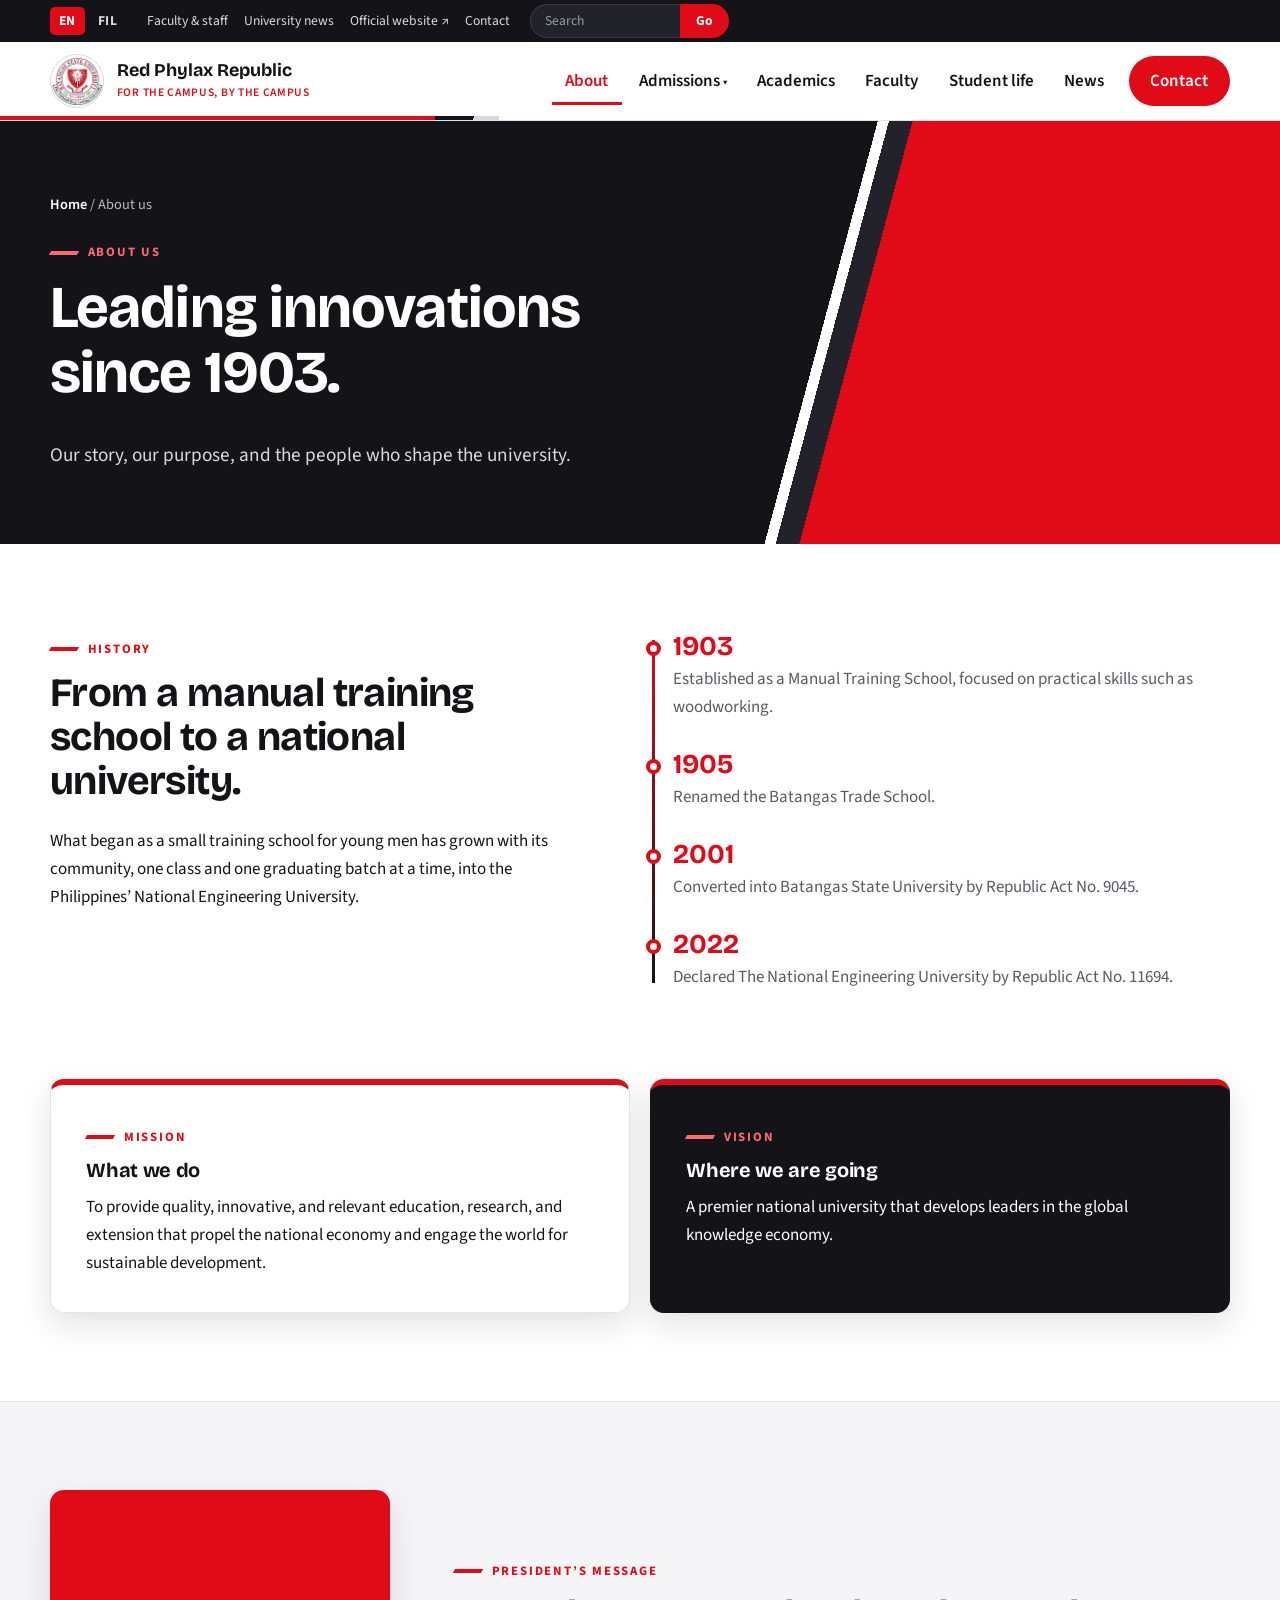
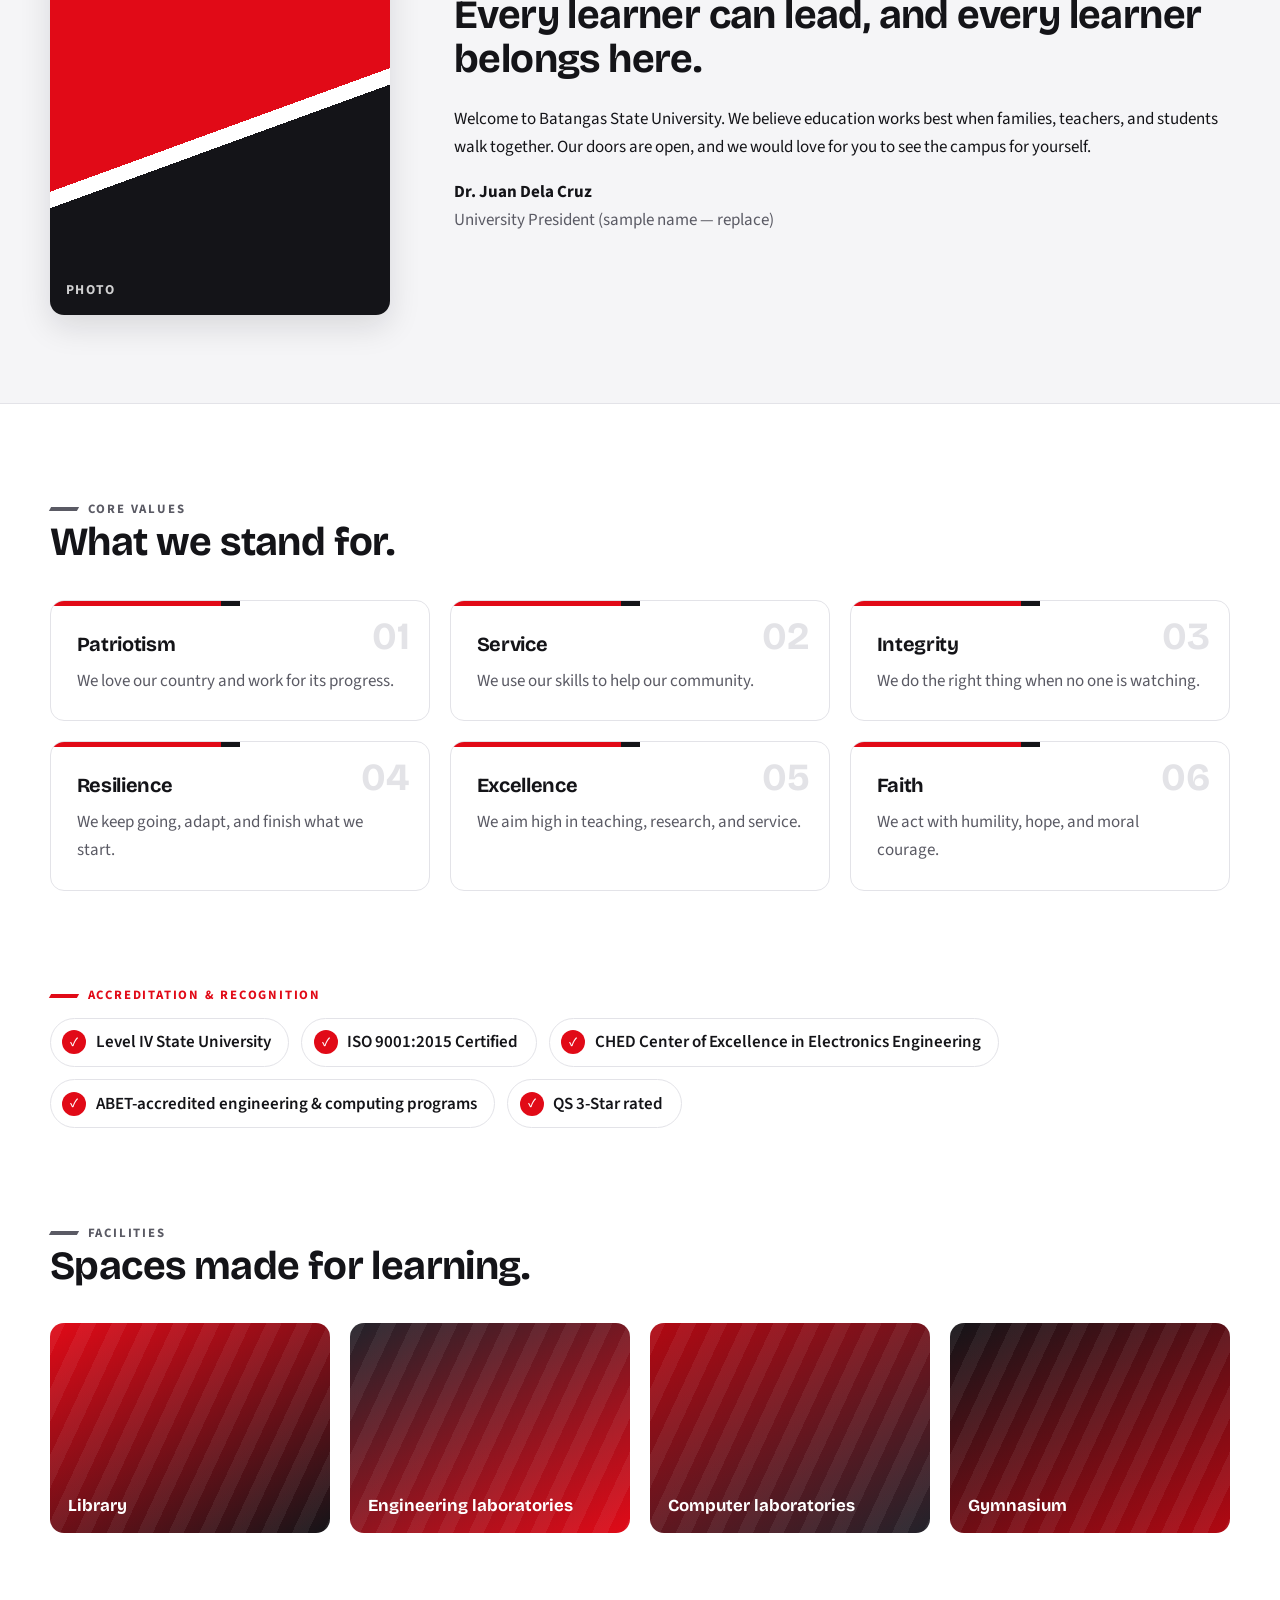
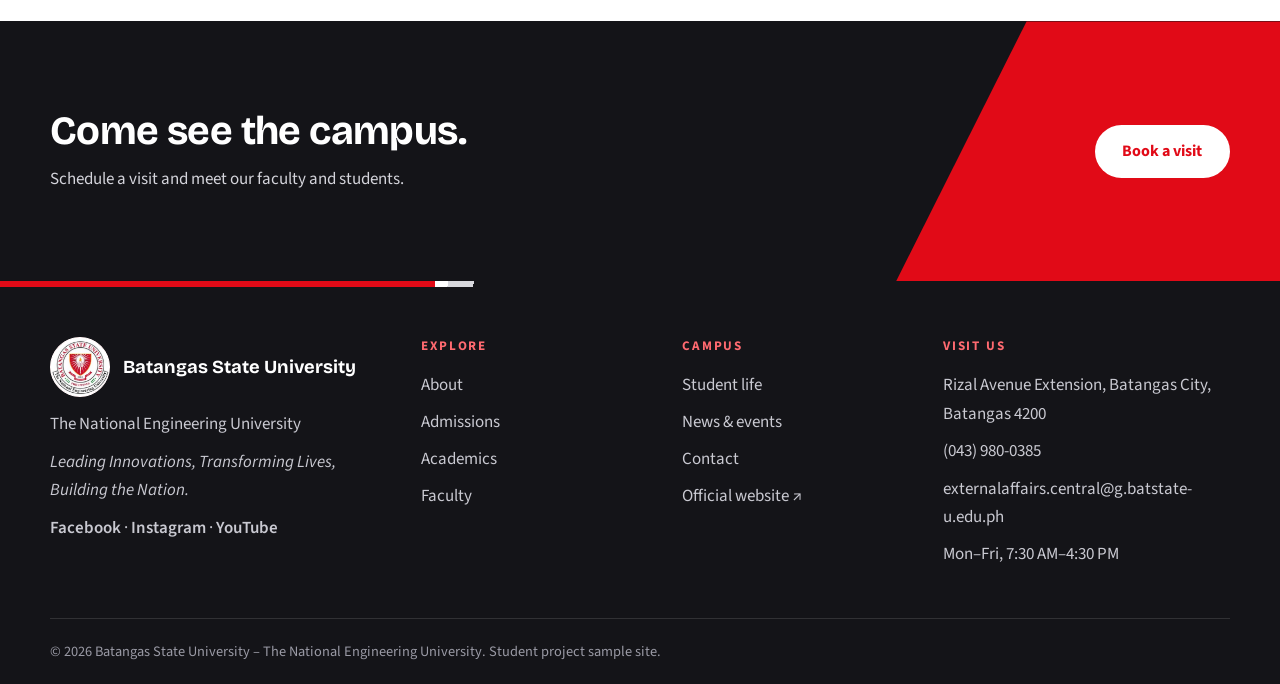
<file: about.html>
<!doctype html>
<html lang="en">
<head>
<meta charset="utf-8">
<meta name="viewport" content="width=device-width, initial-scale=1">
<title>About Us | Batangas State University</title>
<meta name="description" content="History, mission, vision, values, and facilities of Batangas State University, The National Engineering University.">
<meta name="theme-color" content="#E10A17">
<link rel="icon" href="logo.png">
<link rel="preconnect" href="https://fonts.googleapis.com">
<link rel="preconnect" href="https://fonts.gstatic.com" crossorigin>
<link rel="stylesheet" href="https://fonts.googleapis.com/css2?family=Bricolage+Grotesque:opsz,wght@12..96,500;12..96,700&family=Source+Sans+3:wght@400;600;700&display=swap">
<link rel="stylesheet" href="style.css">
</head>
<body id="top">
<a class="skip" href="#main">Skip to content</a>

<!-- ===== SHARED: top utility bar (copy to every page) ===== -->
<aside class="topbar">
  <div class="wrap">
    <ul class="tb-lang"><li><a href="index.html" aria-current="true">EN</a></li><li><a href="index.html#fil">FIL</a></li></ul>
    <ul class="tb-links">
      <li><a href="faculty.html">Faculty &amp; staff</a></li>
      <li><a href="news.html">University news</a></li>
      <li><a href="https://batstateu.edu.ph" target="_blank" rel="noopener">Official website &#8599;</a></li>
      <li><a href="contact.html">Contact</a></li>
    </ul>
    <form class="tb-search" role="search" action="https://www.google.com/search" method="get" target="_blank">
      <input type="hidden" name="as_sitesearch" value="batstateu.edu.ph">
      <label class="sr" for="q">Search the university website</label>
      <input id="q" type="search" name="q" placeholder="Search">
      <button type="submit">Go</button>
    </form>
  </div>
</aside>

<!-- ===== SHARED: main header (copy to every page) ===== -->
<header class="site-header">
  <div class="wrap bar">
    <a class="brand" href="index.html"><span class="logo" aria-hidden="true"></span><span class="brand-text">Red Phylax Republic<small>For the campus, By the campus</small></span></a>
    <input type="checkbox" id="nav-toggle" class="nav-toggle" aria-label="Toggle menu">
    <label for="nav-toggle" class="burger" aria-hidden="true"><span></span></label>
    <ul class="menu">
      <li><a href="about.html" aria-current="page">About</a></li>
      <li class="has-sub">
        <a href="admissions.html">Admissions</a>
        <ul class="sub">
          <li><a href="admissions.html#process">Process &amp; requirements</a></li>
          <li><a href="admissions.html#fees">Fees &amp; deadlines</a></li>
          <li><a href="admissions.html#scholarships">Scholarships</a></li>
          <li><a href="admissions.html#faq">FAQ</a></li>
        </ul>
      </li>
      <li><a href="academics.html">Academics</a></li>
      <li><a href="faculty.html">Faculty</a></li>
      <li><a href="student-life.html">Student life</a></li>
      <li><a href="news.html">News</a></li>
      <li><a class="cta" href="contact.html">Contact</a></li>
    </ul>
  </div>
</header>

<main id="main">
  <section class="page-head">
    <div class="wrap">
      <p class="crumbs"><a href="index.html">Home</a> / About us</p>
      <p class="eyebrow">About us</p>
      <h1>Leading innovations since 1903.</h1>
      <p class="lede">Our story, our purpose, and the people who shape the university.</p>
    </div>
  </section>

  <section class="section">
    <div class="wrap split align-start">
      <div class="reveal">
        <p class="eyebrow">History</p>
        <h2>From a manual training school to a national university.</h2>
        <p>What began as a small training school for young men has grown with its community, one class and one graduating batch at a time, into the Philippines&rsquo; National Engineering University.</p>
      </div>
      <ol class="timeline reveal">
        <li><b>1903</b><p>Established as a Manual Training School, focused on practical skills such as woodworking.</p></li>
        <li><b>1905</b><p>Renamed the Batangas Trade School.</p></li>
        <li><b>2001</b><p>Converted into Batangas State University by Republic Act No. 9045.</p></li>
        <li><b>2022</b><p>Declared The National Engineering University by Republic Act No. 11694.</p></li>
      </ol>
    </div>
  </section>

  <section class="section pt-0">
    <div class="wrap grid mv">
      <div class="panel reveal"><p class="eyebrow">Mission</p><h3>What we do</h3><p>To provide quality, innovative, and relevant education, research, and extension that propel the national economy and engage the world for sustainable development.</p></div>
      <div class="panel alt reveal"><p class="eyebrow">Vision</p><h3>Where we are going</h3><p>A premier national university that develops leaders in the global knowledge economy.</p></div>
    </div>
  </section>

  <section class="section surface">
    <div class="wrap principal">
      <div class="portrait reveal" role="img" aria-label="Portrait placeholder for the university president"></div>
      <div class="reveal">
        <p class="eyebrow">President&rsquo;s message</p>
        <h2>Every learner can lead, and every learner belongs here.</h2>
        <p>Welcome to Batangas State University. We believe education works best when families, teachers, and students walk together. Our doors are open, and we would love for you to see the campus for yourself.</p>
        <p><strong>Dr. Juan Dela Cruz</strong><br><span class="muted">University President (sample name &mdash; replace)</span></p>
      </div>
    </div>
  </section>

  <section class="section">
    <div class="wrap">
      <div class="section-head reveal"><p class="eyebrow">Core values</p><h2>What we stand for.</h2></div>
      <div class="grid values">
        <article class="card reveal"><h3>Patriotism</h3><p>We love our country and work for its progress.</p></article>
        <article class="card reveal"><h3>Service</h3><p>We use our skills to help our community.</p></article>
        <article class="card reveal"><h3>Integrity</h3><p>We do the right thing when no one is watching.</p></article>
        <article class="card reveal"><h3>Resilience</h3><p>We keep going, adapt, and finish what we start.</p></article>
        <article class="card reveal"><h3>Excellence</h3><p>We aim high in teaching, research, and service.</p></article>
        <article class="card reveal"><h3>Faith</h3><p>We act with humility, hope, and moral courage.</p></article>
      </div>
    </div>
  </section>

  <section class="section pt-0">
    <div class="wrap reveal">
      <p class="eyebrow">Accreditation &amp; recognition</p>
      <ul class="badges">
        <li>Level IV State University</li>
        <li>ISO 9001:2015 Certified</li>
        <li>CHED Center of Excellence in Electronics Engineering</li>
        <li>ABET-accredited engineering &amp; computing programs</li>
        <li>QS 3-Star rated</li>
      </ul>
    </div>
  </section>

  <section class="section pt-0">
    <div class="wrap">
      <div class="section-head reveal"><p class="eyebrow">Facilities</p><h2>Spaces made for learning.</h2></div>
      <div class="grid gallery">
        <figure class="reveal"><span>Library</span></figure>
        <figure class="reveal"><span>Engineering laboratories</span></figure>
        <figure class="reveal"><span>Computer laboratories</span></figure>
        <figure class="reveal"><span>Gymnasium</span></figure>
      </div>
    </div>
  </section>

  <section class="band section">
    <div class="wrap">
      <div><h2>Come see the campus.</h2><p>Schedule a visit and meet our faculty and students.</p></div>
      <a class="btn btn-primary" href="contact.html#visit">Book a visit</a>
    </div>
  </section>
</main>

<!-- ===== SHARED: footer (copy to every page) ===== -->
<footer class="site-footer">
  <div class="wrap">
    <div>
      <div class="footer-brand"><span class="logo" aria-hidden="true"></span><strong>Batangas State University</strong></div>
      <p>The National Engineering University</p>
      <p><em>Leading Innovations, Transforming Lives, Building the Nation.</em></p>
      <p class="social"><a href="https://www.facebook.com/search/pages?q=Batangas%20State%20University" target="_blank" rel="noopener">Facebook</a> &middot; <a href="https://www.instagram.com/explore/tags/batstateu/" target="_blank" rel="noopener">Instagram</a> &middot; <a href="https://www.youtube.com/results?search_query=Batangas+State+University" target="_blank" rel="noopener">YouTube</a></p>
    </div>
    <div>
      <h3>Explore</h3>
      <ul>
        <li><a href="about.html">About</a></li>
        <li><a href="admissions.html">Admissions</a></li>
        <li><a href="academics.html">Academics</a></li>
        <li><a href="faculty.html">Faculty</a></li>
      </ul>
    </div>
    <div>
      <h3>Campus</h3>
      <ul>
        <li><a href="student-life.html">Student life</a></li>
        <li><a href="news.html">News &amp; events</a></li>
        <li><a href="contact.html">Contact</a></li>
        <li><a href="https://batstateu.edu.ph" target="_blank" rel="noopener">Official website &#8599;</a></li>
      </ul>
    </div>
    <div>
      <h3>Visit us</h3>
      <p>Rizal Avenue Extension, Batangas City, Batangas 4200</p>
      <p><a href="tel:+63439800385">(043) 980-0385</a></p>
      <p><a href="mailto:externalaffairs.central@g.batstate-u.edu.ph">externalaffairs.central@g.batstate-u.edu.ph</a></p>
      <p>Mon&ndash;Fri, 7:30 AM&ndash;4:30 PM</p>
    </div>
  </div>
  <div class="wrap copy">&copy; 2026 Batangas State University &ndash; The National Engineering University. Student project sample site.</div>
</footer>

</body>
</html>
</file>
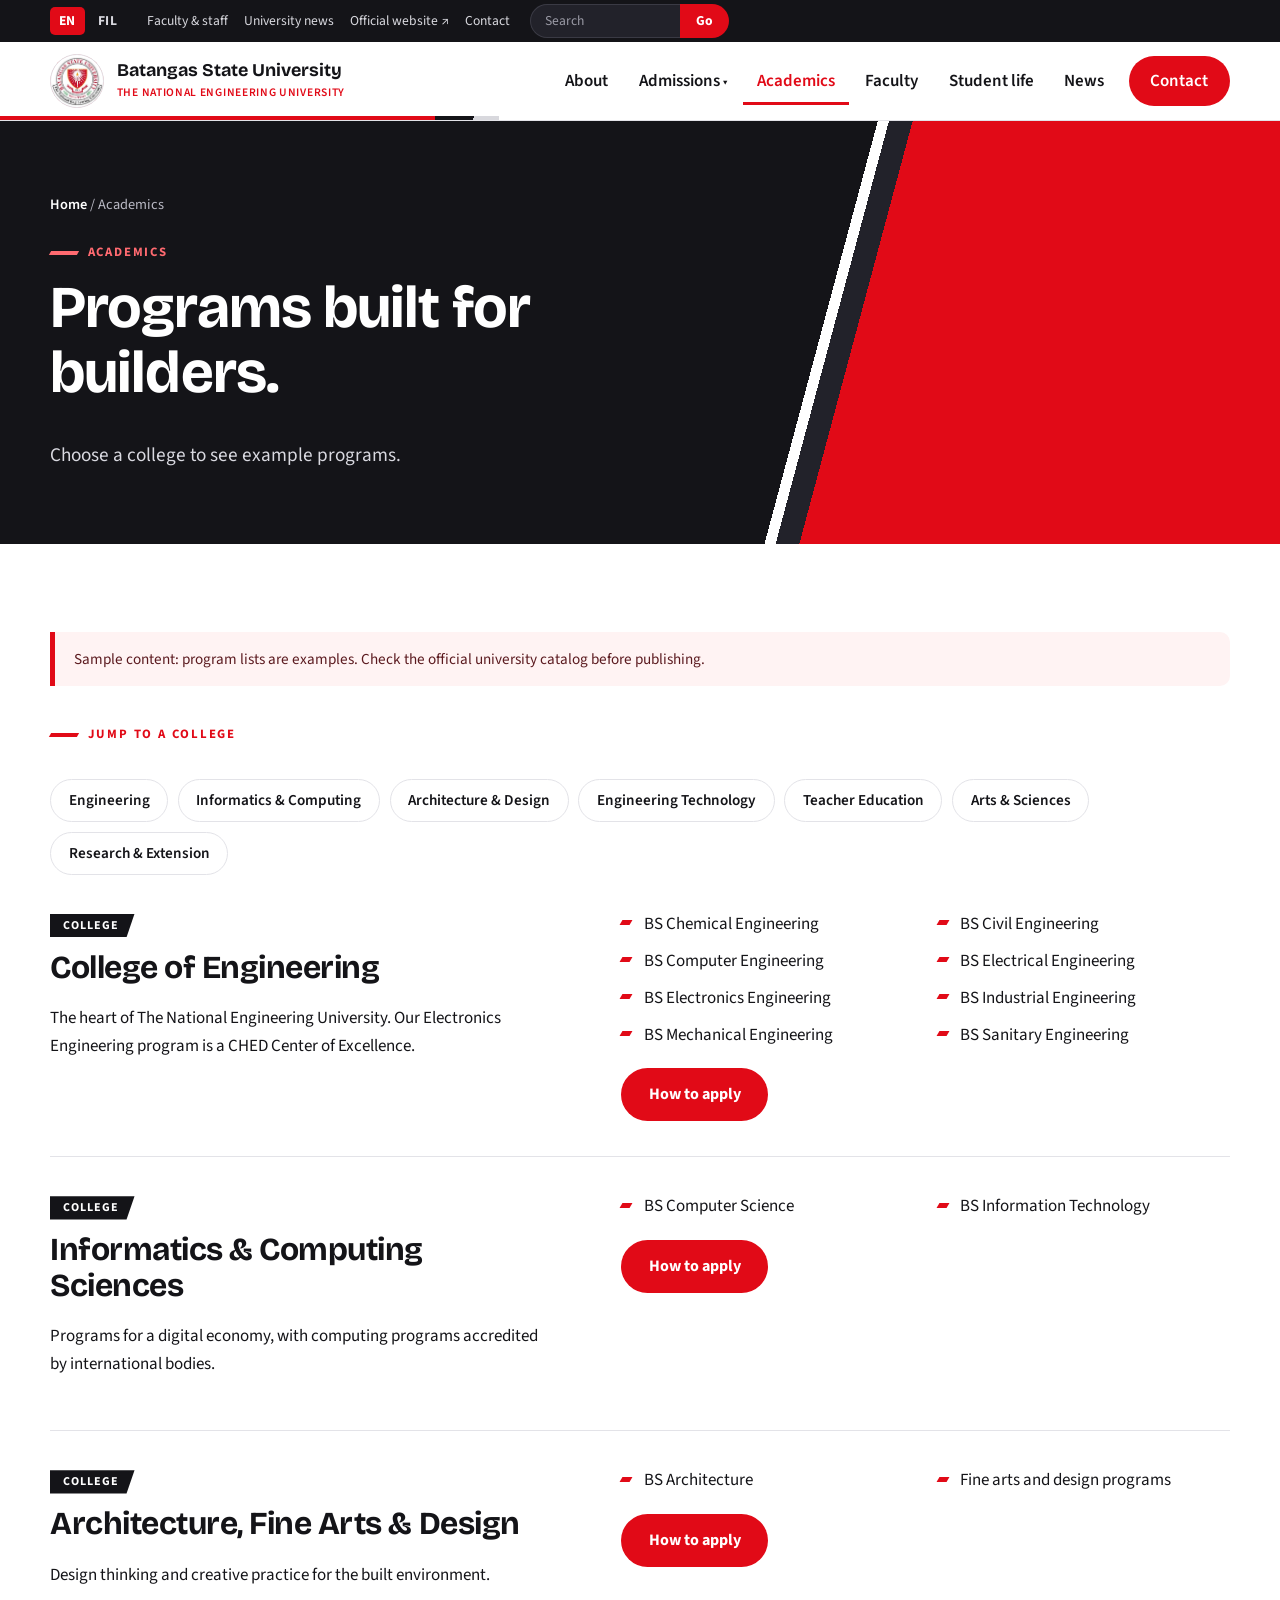
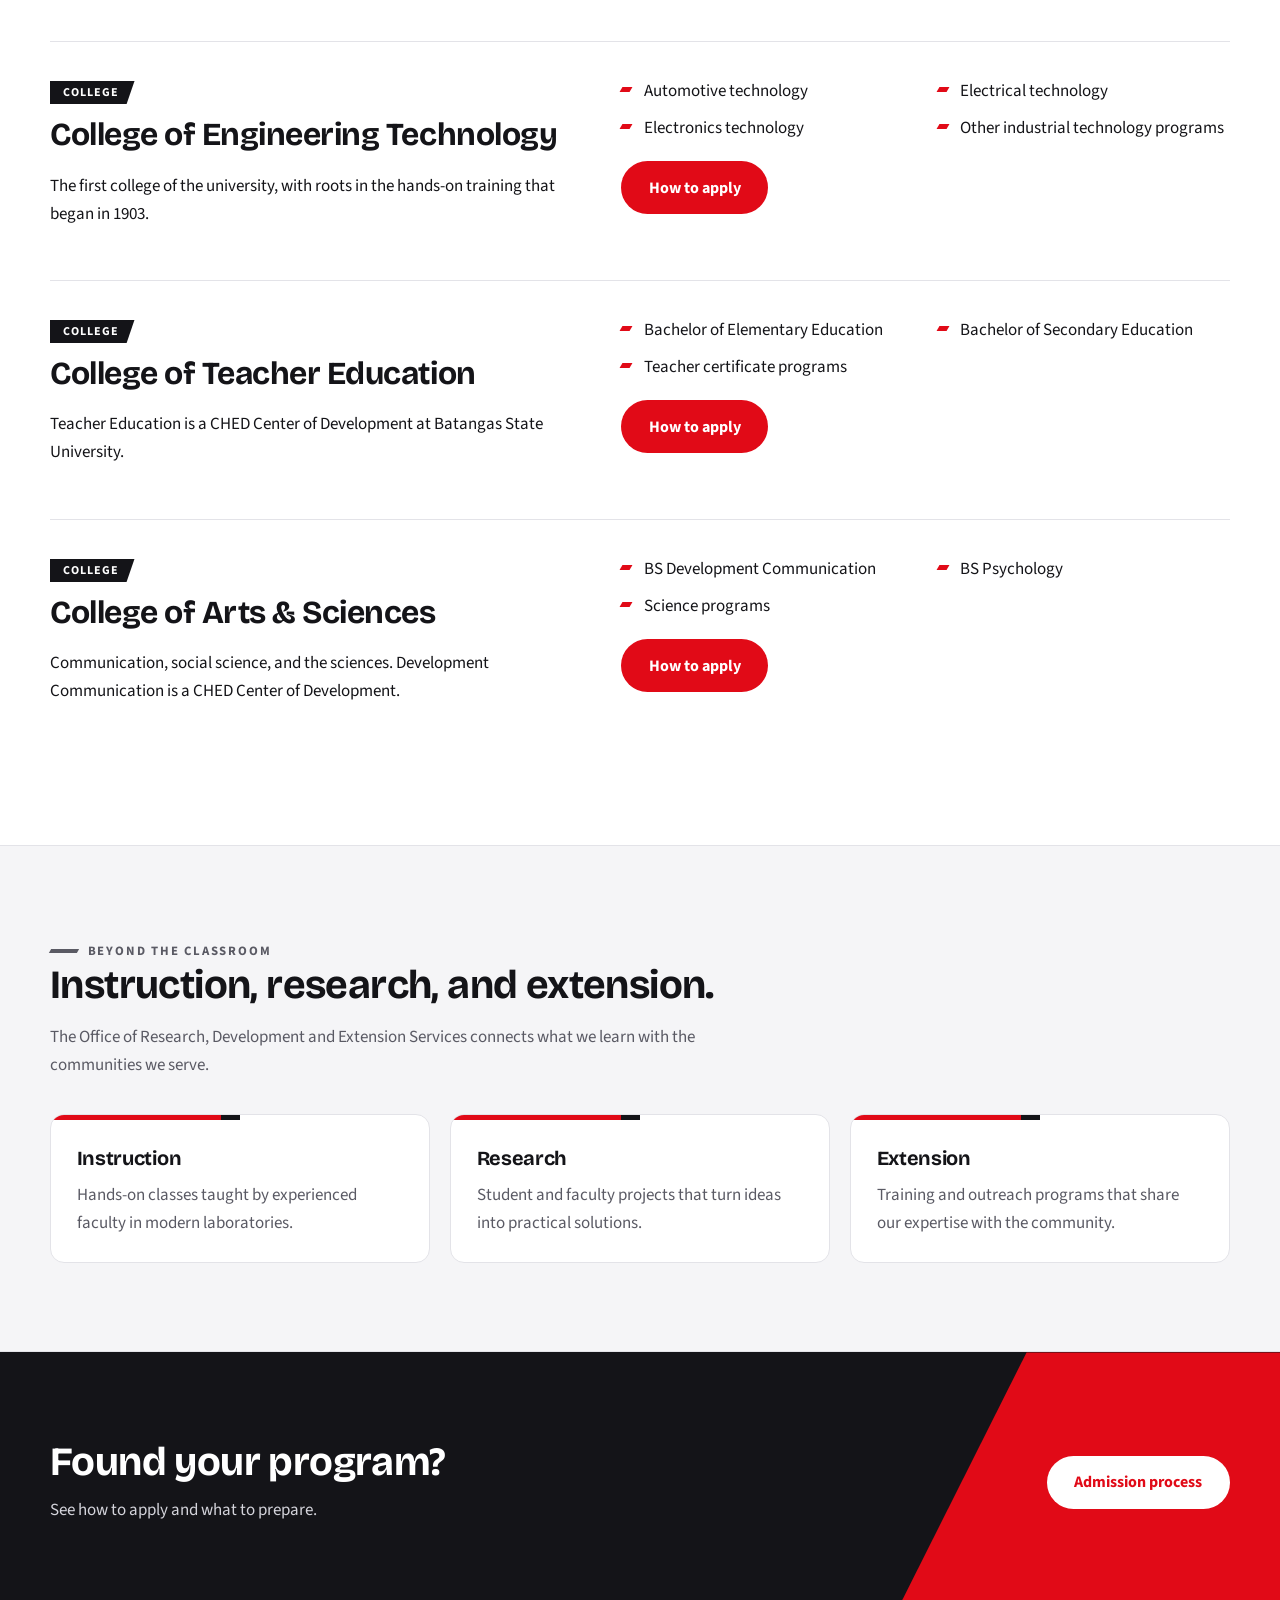
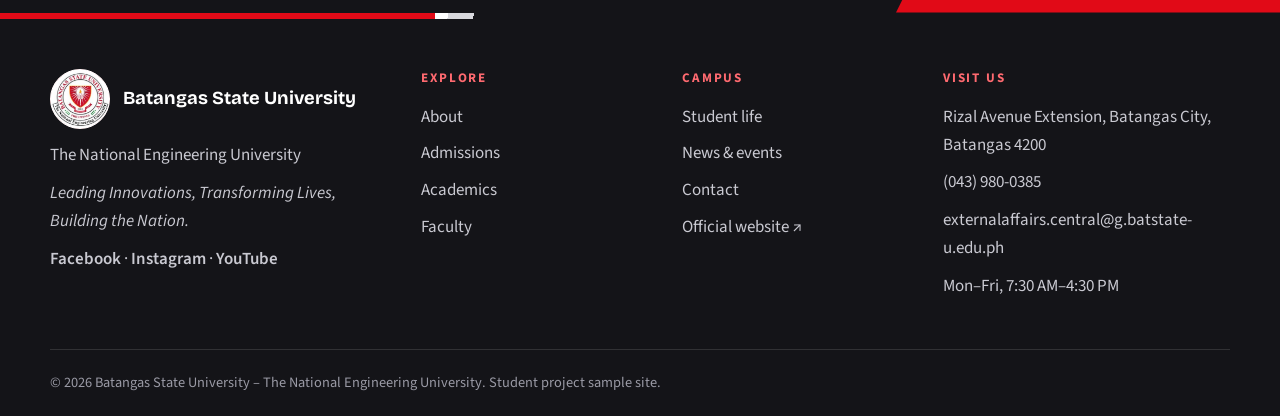
<file: academics.html>
<!doctype html>
<html lang="en">
<head>
<meta charset="utf-8">
<meta name="viewport" content="width=device-width, initial-scale=1">
<title>Academics | Batangas State University</title>
<meta name="description" content="Colleges and programs at Batangas State University, The National Engineering University.">
<meta name="theme-color" content="#E10A17">
<link rel="icon" href="logo.png">
<link rel="preconnect" href="https://fonts.googleapis.com">
<link rel="preconnect" href="https://fonts.gstatic.com" crossorigin>
<link rel="stylesheet" href="https://fonts.googleapis.com/css2?family=Bricolage+Grotesque:opsz,wght@12..96,500;12..96,700&family=Source+Sans+3:wght@400;600;700&display=swap">
<link rel="stylesheet" href="style.css">
</head>
<body id="top">
<a class="skip" href="#main">Skip to content</a>

<!-- ===== SHARED: top utility bar (copy to every page) ===== -->
<aside class="topbar">
  <div class="wrap">
    <ul class="tb-lang"><li><a href="index.html" aria-current="true">EN</a></li><li><a href="index.html#fil">FIL</a></li></ul>
    <ul class="tb-links">
      <li><a href="faculty.html">Faculty &amp; staff</a></li>
      <li><a href="news.html">University news</a></li>
      <li><a href="https://batstateu.edu.ph" target="_blank" rel="noopener">Official website &#8599;</a></li>
      <li><a href="contact.html">Contact</a></li>
    </ul>
    <form class="tb-search" role="search" action="https://www.google.com/search" method="get" target="_blank">
      <input type="hidden" name="as_sitesearch" value="batstateu.edu.ph">
      <label class="sr" for="q">Search the university website</label>
      <input id="q" type="search" name="q" placeholder="Search">
      <button type="submit">Go</button>
    </form>
  </div>
</aside>

<!-- ===== SHARED: main header (copy to every page) ===== -->
<header class="site-header">
  <div class="wrap bar">
    <a class="brand" href="index.html"><span class="logo" aria-hidden="true"></span><span class="brand-text">Batangas State University<small>The National Engineering University</small></span></a>
    <input type="checkbox" id="nav-toggle" class="nav-toggle" aria-label="Toggle menu">
    <label for="nav-toggle" class="burger" aria-hidden="true"><span></span></label>
    <ul class="menu">
      <li><a href="about.html">About</a></li>
      <li class="has-sub">
        <a href="admissions.html">Admissions</a>
        <ul class="sub">
          <li><a href="admissions.html#process">Process &amp; requirements</a></li>
          <li><a href="admissions.html#fees">Fees &amp; deadlines</a></li>
          <li><a href="admissions.html#scholarships">Scholarships</a></li>
          <li><a href="admissions.html#faq">FAQ</a></li>
        </ul>
      </li>
      <li><a href="academics.html" aria-current="page">Academics</a></li>
      <li><a href="faculty.html">Faculty</a></li>
      <li><a href="student-life.html">Student life</a></li>
      <li><a href="news.html">News</a></li>
      <li><a class="cta" href="contact.html">Contact</a></li>
    </ul>
  </div>
</header>

<main id="main">
  <section class="page-head">
    <div class="wrap">
      <p class="crumbs"><a href="index.html">Home</a> / Academics</p>
      <p class="eyebrow">Academics</p>
      <h1>Programs built for builders.</h1>
      <p class="lede">Choose a college to see example programs.</p>
    </div>
  </section>

  <section class="section">
    <div class="wrap">
      <p class="note">Sample content: program lists are examples. Check the official university catalog before publishing.</p>

      <div class="reveal">
        <p class="eyebrow">Jump to a college</p>
        <ul class="chips">
          <li><a href="#engineering">Engineering</a></li>
          <li><a href="#informatics">Informatics &amp; Computing</a></li>
          <li><a href="#architecture">Architecture &amp; Design</a></li>
          <li><a href="#technology">Engineering Technology</a></li>
          <li><a href="#teacher-education">Teacher Education</a></li>
          <li><a href="#arts-sciences">Arts &amp; Sciences</a></li>
          <li><a href="#research">Research &amp; Extension</a></li>
        </ul>
      </div>

      <article class="college-block" id="engineering">
        <div class="split reveal">
          <div><span class="tag">College</span><h2>College of Engineering</h2><p>The heart of The National Engineering University. Our Electronics Engineering program is a CHED Center of Excellence.</p></div>
          <div>
            <ul class="programs">
              <li>BS Chemical Engineering</li>
              <li>BS Civil Engineering</li>
              <li>BS Computer Engineering</li>
              <li>BS Electrical Engineering</li>
              <li>BS Electronics Engineering</li>
              <li>BS Industrial Engineering</li>
              <li>BS Mechanical Engineering</li>
              <li>BS Sanitary Engineering</li>
            </ul>
            <a class="btn btn-primary" href="admissions.html">How to apply</a>
          </div>
        </div>
      </article>

      <article class="college-block" id="informatics">
        <div class="split reveal">
          <div><span class="tag">College</span><h2>Informatics &amp; Computing Sciences</h2><p>Programs for a digital economy, with computing programs accredited by international bodies.</p></div>
          <div>
            <ul class="programs">
              <li>BS Computer Science</li>
              <li>BS Information Technology</li>
            </ul>
            <a class="btn btn-primary" href="admissions.html">How to apply</a>
          </div>
        </div>
      </article>

      <article class="college-block" id="architecture">
        <div class="split reveal">
          <div><span class="tag">College</span><h2>Architecture, Fine Arts &amp; Design</h2><p>Design thinking and creative practice for the built environment.</p></div>
          <div>
            <ul class="programs">
              <li>BS Architecture</li>
              <li>Fine arts and design programs</li>
            </ul>
            <a class="btn btn-primary" href="admissions.html">How to apply</a>
          </div>
        </div>
      </article>

      <article class="college-block" id="technology">
        <div class="split reveal">
          <div><span class="tag">College</span><h2>College of Engineering Technology</h2><p>The first college of the university, with roots in the hands-on training that began in 1903.</p></div>
          <div>
            <ul class="programs">
              <li>Automotive technology</li>
              <li>Electrical technology</li>
              <li>Electronics technology</li>
              <li>Other industrial technology programs</li>
            </ul>
            <a class="btn btn-primary" href="admissions.html">How to apply</a>
          </div>
        </div>
      </article>

      <article class="college-block" id="teacher-education">
        <div class="split reveal">
          <div><span class="tag">College</span><h2>College of Teacher Education</h2><p>Teacher Education is a CHED Center of Development at Batangas State University.</p></div>
          <div>
            <ul class="programs">
              <li>Bachelor of Elementary Education</li>
              <li>Bachelor of Secondary Education</li>
              <li>Teacher certificate programs</li>
            </ul>
            <a class="btn btn-primary" href="admissions.html">How to apply</a>
          </div>
        </div>
      </article>

      <article class="college-block" id="arts-sciences">
        <div class="split reveal">
          <div><span class="tag">College</span><h2>College of Arts &amp; Sciences</h2><p>Communication, social science, and the sciences. Development Communication is a CHED Center of Development.</p></div>
          <div>
            <ul class="programs">
              <li>BS Development Communication</li>
              <li>BS Psychology</li>
              <li>Science programs</li>
            </ul>
            <a class="btn btn-primary" href="admissions.html">How to apply</a>
          </div>
        </div>
      </article>
    </div>
  </section>

  <!-- ===== RESEARCH & EXTENSION ===== -->
  <section class="section surface" id="research">
    <div class="wrap">
      <div class="section-head reveal">
        <p class="eyebrow">Beyond the classroom</p>
        <h2>Instruction, research, and extension.</h2>
        <p>The Office of Research, Development and Extension Services connects what we learn with the communities we serve.</p>
      </div>
      <div class="grid cols-3">
        <article class="card reveal"><h3>Instruction</h3><p>Hands-on classes taught by experienced faculty in modern laboratories.</p></article>
        <article class="card reveal"><h3>Research</h3><p>Student and faculty projects that turn ideas into practical solutions.</p></article>
        <article class="card reveal"><h3>Extension</h3><p>Training and outreach programs that share our expertise with the community.</p></article>
      </div>
    </div>
  </section>

  <section class="band section">
    <div class="wrap">
      <div><h2>Found your program?</h2><p>See how to apply and what to prepare.</p></div>
      <a class="btn btn-primary" href="admissions.html#process">Admission process</a>
    </div>
  </section>
</main>

<!-- ===== SHARED: footer (copy to every page) ===== -->
<footer class="site-footer">
  <div class="wrap">
    <div>
      <div class="footer-brand"><span class="logo" aria-hidden="true"></span><strong>Batangas State University</strong></div>
      <p>The National Engineering University</p>
      <p><em>Leading Innovations, Transforming Lives, Building the Nation.</em></p>
      <p class="social"><a href="https://www.facebook.com/search/pages?q=Batangas%20State%20University" target="_blank" rel="noopener">Facebook</a> &middot; <a href="https://www.instagram.com/explore/tags/batstateu/" target="_blank" rel="noopener">Instagram</a> &middot; <a href="https://www.youtube.com/results?search_query=Batangas+State+University" target="_blank" rel="noopener">YouTube</a></p>
    </div>
    <div>
      <h3>Explore</h3>
      <ul>
        <li><a href="about.html">About</a></li>
        <li><a href="admissions.html">Admissions</a></li>
        <li><a href="academics.html">Academics</a></li>
        <li><a href="faculty.html">Faculty</a></li>
      </ul>
    </div>
    <div>
      <h3>Campus</h3>
      <ul>
        <li><a href="student-life.html">Student life</a></li>
        <li><a href="news.html">News &amp; events</a></li>
        <li><a href="contact.html">Contact</a></li>
        <li><a href="https://batstateu.edu.ph" target="_blank" rel="noopener">Official website &#8599;</a></li>
      </ul>
    </div>
    <div>
      <h3>Visit us</h3>
      <p>Rizal Avenue Extension, Batangas City, Batangas 4200</p>
      <p><a href="tel:+63439800385">(043) 980-0385</a></p>
      <p><a href="mailto:externalaffairs.central@g.batstate-u.edu.ph">externalaffairs.central@g.batstate-u.edu.ph</a></p>
      <p>Mon&ndash;Fri, 7:30 AM&ndash;4:30 PM</p>
    </div>
  </div>
  <div class="wrap copy">&copy; 2026 Batangas State University &ndash; The National Engineering University. Student project sample site.</div>
</footer>

</body>
</html>
</file>
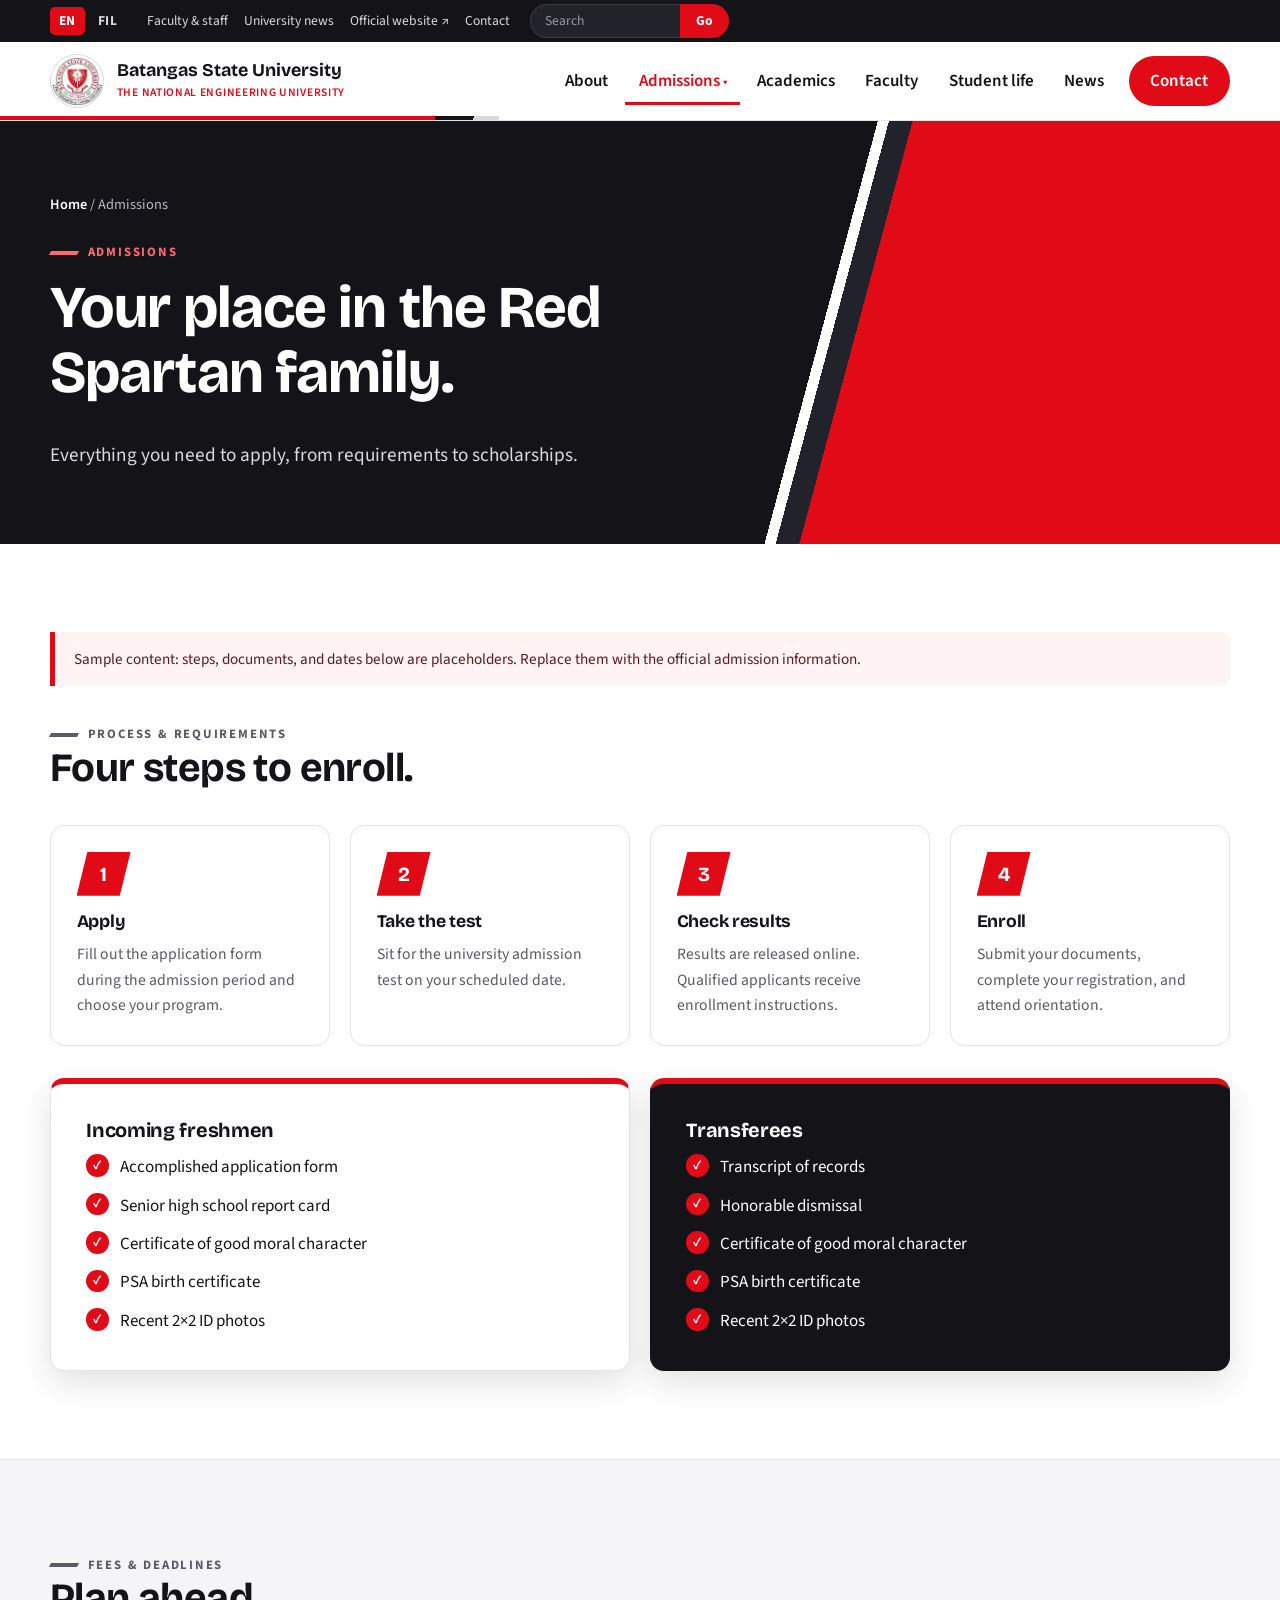
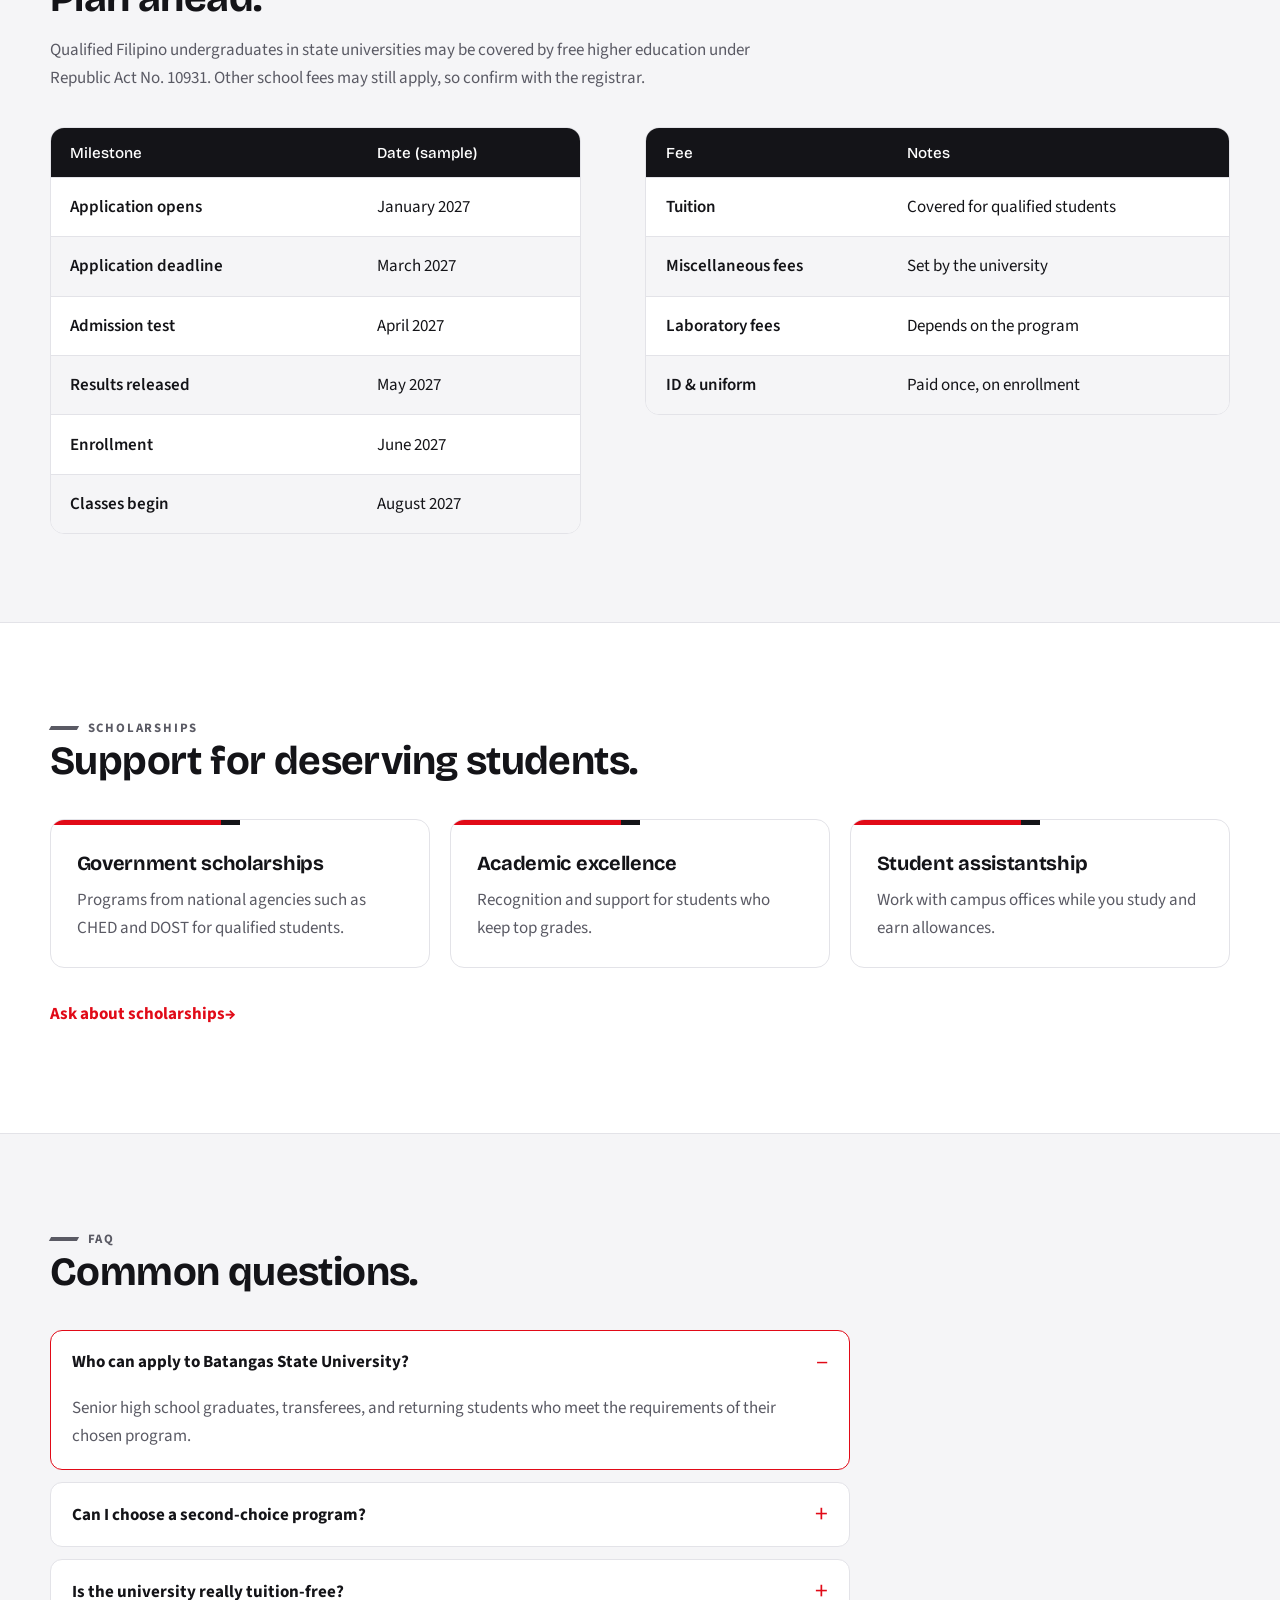
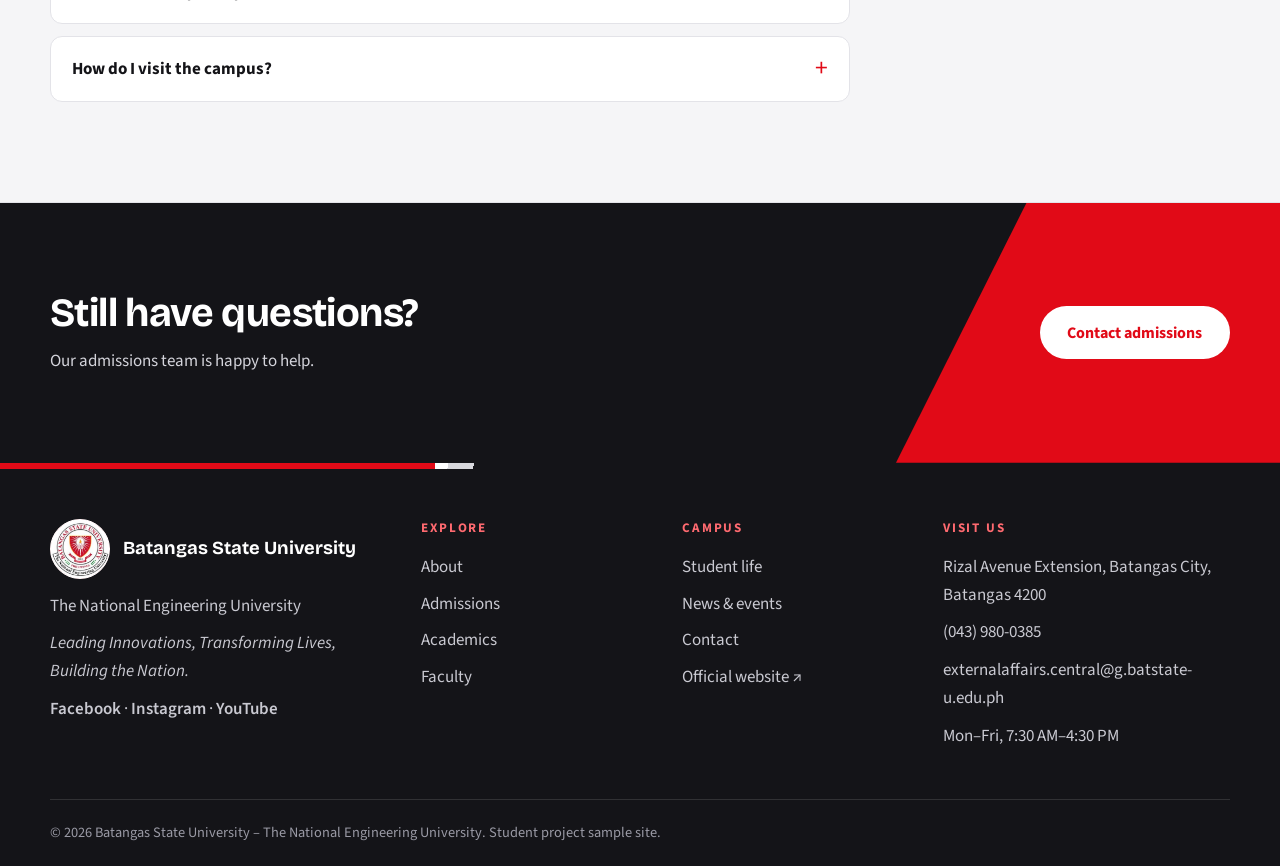
<file: admissions.html>
<!doctype html>
<html lang="en">
<head>
<meta charset="utf-8">
<meta name="viewport" content="width=device-width, initial-scale=1">
<title>Admissions | Batangas State University</title>
<meta name="description" content="How to apply to Batangas State University: process, requirements, fees, deadlines, scholarships, and FAQ.">
<meta name="theme-color" content="#E10A17">
<link rel="icon" href="logo.png">
<link rel="preconnect" href="https://fonts.googleapis.com">
<link rel="preconnect" href="https://fonts.gstatic.com" crossorigin>
<link rel="stylesheet" href="https://fonts.googleapis.com/css2?family=Bricolage+Grotesque:opsz,wght@12..96,500;12..96,700&family=Source+Sans+3:wght@400;600;700&display=swap">
<link rel="stylesheet" href="style.css">
</head>
<body id="top">
<a class="skip" href="#main">Skip to content</a>

<!-- ===== SHARED: top utility bar (copy to every page) ===== -->
<aside class="topbar">
  <div class="wrap">
    <ul class="tb-lang"><li><a href="index.html" aria-current="true">EN</a></li><li><a href="index.html#fil">FIL</a></li></ul>
    <ul class="tb-links">
      <li><a href="faculty.html">Faculty &amp; staff</a></li>
      <li><a href="news.html">University news</a></li>
      <li><a href="https://batstateu.edu.ph" target="_blank" rel="noopener">Official website &#8599;</a></li>
      <li><a href="contact.html">Contact</a></li>
    </ul>
    <form class="tb-search" role="search" action="https://www.google.com/search" method="get" target="_blank">
      <input type="hidden" name="as_sitesearch" value="batstateu.edu.ph">
      <label class="sr" for="q">Search the university website</label>
      <input id="q" type="search" name="q" placeholder="Search">
      <button type="submit">Go</button>
    </form>
  </div>
</aside>

<!-- ===== SHARED: main header (copy to every page) ===== -->
<header class="site-header">
  <div class="wrap bar">
    <a class="brand" href="index.html"><span class="logo" aria-hidden="true"></span><span class="brand-text">Batangas State University<small>The National Engineering University</small></span></a>
    <input type="checkbox" id="nav-toggle" class="nav-toggle" aria-label="Toggle menu">
    <label for="nav-toggle" class="burger" aria-hidden="true"><span></span></label>
    <ul class="menu">
      <li><a href="about.html">About</a></li>
      <li class="has-sub">
        <a href="admissions.html" aria-current="page">Admissions</a>
        <ul class="sub">
          <li><a href="admissions.html#process">Process &amp; requirements</a></li>
          <li><a href="admissions.html#fees">Fees &amp; deadlines</a></li>
          <li><a href="admissions.html#scholarships">Scholarships</a></li>
          <li><a href="admissions.html#faq">FAQ</a></li>
        </ul>
      </li>
      <li><a href="academics.html">Academics</a></li>
      <li><a href="faculty.html">Faculty</a></li>
      <li><a href="student-life.html">Student life</a></li>
      <li><a href="news.html">News</a></li>
      <li><a class="cta" href="contact.html">Contact</a></li>
    </ul>
  </div>
</header>

<main id="main">
  <section class="page-head">
    <div class="wrap">
      <p class="crumbs"><a href="index.html">Home</a> / Admissions</p>
      <p class="eyebrow">Admissions</p>
      <h1>Your place in the Red Spartan family.</h1>
      <p class="lede">Everything you need to apply, from requirements to scholarships.</p>
    </div>
  </section>

  <!-- ===== PROCESS & REQUIREMENTS ===== -->
  <section class="section" id="process">
    <div class="wrap">
      <p class="note">Sample content: steps, documents, and dates below are placeholders. Replace them with the official admission information.</p>
      <div class="section-head reveal">
        <p class="eyebrow">Process &amp; requirements</p>
        <h2>Four steps to enroll.</h2>
      </div>
      <ol class="steps">
        <li class="reveal"><h3>Apply</h3><p>Fill out the application form during the admission period and choose your program.</p></li>
        <li class="reveal"><h3>Take the test</h3><p>Sit for the university admission test on your scheduled date.</p></li>
        <li class="reveal"><h3>Check results</h3><p>Results are released online. Qualified applicants receive enrollment instructions.</p></li>
        <li class="reveal"><h3>Enroll</h3><p>Submit your documents, complete your registration, and attend orientation.</p></li>
      </ol>

      <div class="grid cols-2 mt-lg">
        <div class="panel reveal">
          <h3>Incoming freshmen</h3>
          <ul class="checklist">
            <li>Accomplished application form</li>
            <li>Senior high school report card</li>
            <li>Certificate of good moral character</li>
            <li>PSA birth certificate</li>
            <li>Recent 2&times;2 ID photos</li>
          </ul>
        </div>
        <div class="panel alt reveal">
          <h3>Transferees</h3>
          <ul class="checklist">
            <li>Transcript of records</li>
            <li>Honorable dismissal</li>
            <li>Certificate of good moral character</li>
            <li>PSA birth certificate</li>
            <li>Recent 2&times;2 ID photos</li>
          </ul>
        </div>
      </div>
    </div>
  </section>

  <!-- ===== FEES & DEADLINES ===== -->
  <section class="section surface" id="fees">
    <div class="wrap">
      <div class="section-head reveal">
        <p class="eyebrow">Fees &amp; deadlines</p>
        <h2>Plan ahead.</h2>
        <p>Qualified Filipino undergraduates in state universities may be covered by free higher education under Republic Act No. 10931. Other school fees may still apply, so confirm with the registrar.</p>
      </div>
      <div class="split align-start">
        <div class="table-wrap reveal">
          <table class="table">
            <thead><tr><th>Milestone</th><th>Date (sample)</th></tr></thead>
            <tbody>
              <tr><td>Application opens</td><td>January 2027</td></tr>
              <tr><td>Application deadline</td><td>March 2027</td></tr>
              <tr><td>Admission test</td><td>April 2027</td></tr>
              <tr><td>Results released</td><td>May 2027</td></tr>
              <tr><td>Enrollment</td><td>June 2027</td></tr>
              <tr><td>Classes begin</td><td>August 2027</td></tr>
            </tbody>
          </table>
        </div>
        <div class="table-wrap reveal">
          <table class="table">
            <thead><tr><th>Fee</th><th>Notes</th></tr></thead>
            <tbody>
              <tr><td>Tuition</td><td>Covered for qualified students</td></tr>
              <tr><td>Miscellaneous fees</td><td>Set by the university</td></tr>
              <tr><td>Laboratory fees</td><td>Depends on the program</td></tr>
              <tr><td>ID &amp; uniform</td><td>Paid once, on enrollment</td></tr>
            </tbody>
          </table>
        </div>
      </div>
    </div>
  </section>

  <!-- ===== SCHOLARSHIPS ===== -->
  <section class="section" id="scholarships">
    <div class="wrap">
      <div class="section-head reveal">
        <p class="eyebrow">Scholarships</p>
        <h2>Support for deserving students.</h2>
      </div>
      <div class="grid cols-3">
        <article class="card reveal"><h3>Government scholarships</h3><p>Programs from national agencies such as CHED and DOST for qualified students.</p></article>
        <article class="card reveal"><h3>Academic excellence</h3><p>Recognition and support for students who keep top grades.</p></article>
        <article class="card reveal"><h3>Student assistantship</h3><p>Work with campus offices while you study and earn allowances.</p></article>
      </div>
      <p class="reveal mt-lg"><a class="more" href="contact.html#visit">Ask about scholarships</a></p>
    </div>
  </section>

  <!-- ===== FAQ ===== -->
  <section class="section surface" id="faq">
    <div class="wrap">
      <div class="section-head reveal">
        <p class="eyebrow">FAQ</p>
        <h2>Common questions.</h2>
      </div>
      <div class="faq reveal">
        <details open>
          <summary>Who can apply to Batangas State University?</summary>
          <p>Senior high school graduates, transferees, and returning students who meet the requirements of their chosen program.</p>
        </details>
        <details>
          <summary>Can I choose a second-choice program?</summary>
          <p>Yes. Applicants can list another program in case the first choice is full or the cut-off score is not met.</p>
        </details>
        <details>
          <summary>Is the university really tuition-free?</summary>
          <p>Qualified Filipino undergraduates in state universities may be covered by free higher education. Some other fees may still apply.</p>
        </details>
        <details>
          <summary>How do I visit the campus?</summary>
          <p>Send us a message from the <a href="contact.html#visit">contact page</a> and choose &ldquo;Book a campus visit.&rdquo;</p>
        </details>
      </div>
    </div>
  </section>

  <section class="band section">
    <div class="wrap">
      <div><h2>Still have questions?</h2><p>Our admissions team is happy to help.</p></div>
      <a class="btn btn-primary" href="contact.html#visit">Contact admissions</a>
    </div>
  </section>
</main>

<!-- ===== SHARED: footer (copy to every page) ===== -->
<footer class="site-footer">
  <div class="wrap">
    <div>
      <div class="footer-brand"><span class="logo" aria-hidden="true"></span><strong>Batangas State University</strong></div>
      <p>The National Engineering University</p>
      <p><em>Leading Innovations, Transforming Lives, Building the Nation.</em></p>
      <p class="social"><a href="https://www.facebook.com/search/pages?q=Batangas%20State%20University" target="_blank" rel="noopener">Facebook</a> &middot; <a href="https://www.instagram.com/explore/tags/batstateu/" target="_blank" rel="noopener">Instagram</a> &middot; <a href="https://www.youtube.com/results?search_query=Batangas+State+University" target="_blank" rel="noopener">YouTube</a></p>
    </div>
    <div>
      <h3>Explore</h3>
      <ul>
        <li><a href="about.html">About</a></li>
        <li><a href="admissions.html">Admissions</a></li>
        <li><a href="academics.html">Academics</a></li>
        <li><a href="faculty.html">Faculty</a></li>
      </ul>
    </div>
    <div>
      <h3>Campus</h3>
      <ul>
        <li><a href="student-life.html">Student life</a></li>
        <li><a href="news.html">News &amp; events</a></li>
        <li><a href="contact.html">Contact</a></li>
        <li><a href="https://batstateu.edu.ph" target="_blank" rel="noopener">Official website &#8599;</a></li>
      </ul>
    </div>
    <div>
      <h3>Visit us</h3>
      <p>Rizal Avenue Extension, Batangas City, Batangas 4200</p>
      <p><a href="tel:+63439800385">(043) 980-0385</a></p>
      <p><a href="mailto:externalaffairs.central@g.batstate-u.edu.ph">externalaffairs.central@g.batstate-u.edu.ph</a></p>
      <p>Mon&ndash;Fri, 7:30 AM&ndash;4:30 PM</p>
    </div>
  </div>
  <div class="wrap copy">&copy; 2026 Batangas State University &ndash; The National Engineering University. Student project sample site.</div>
</footer>

</body>
</html>
</file>
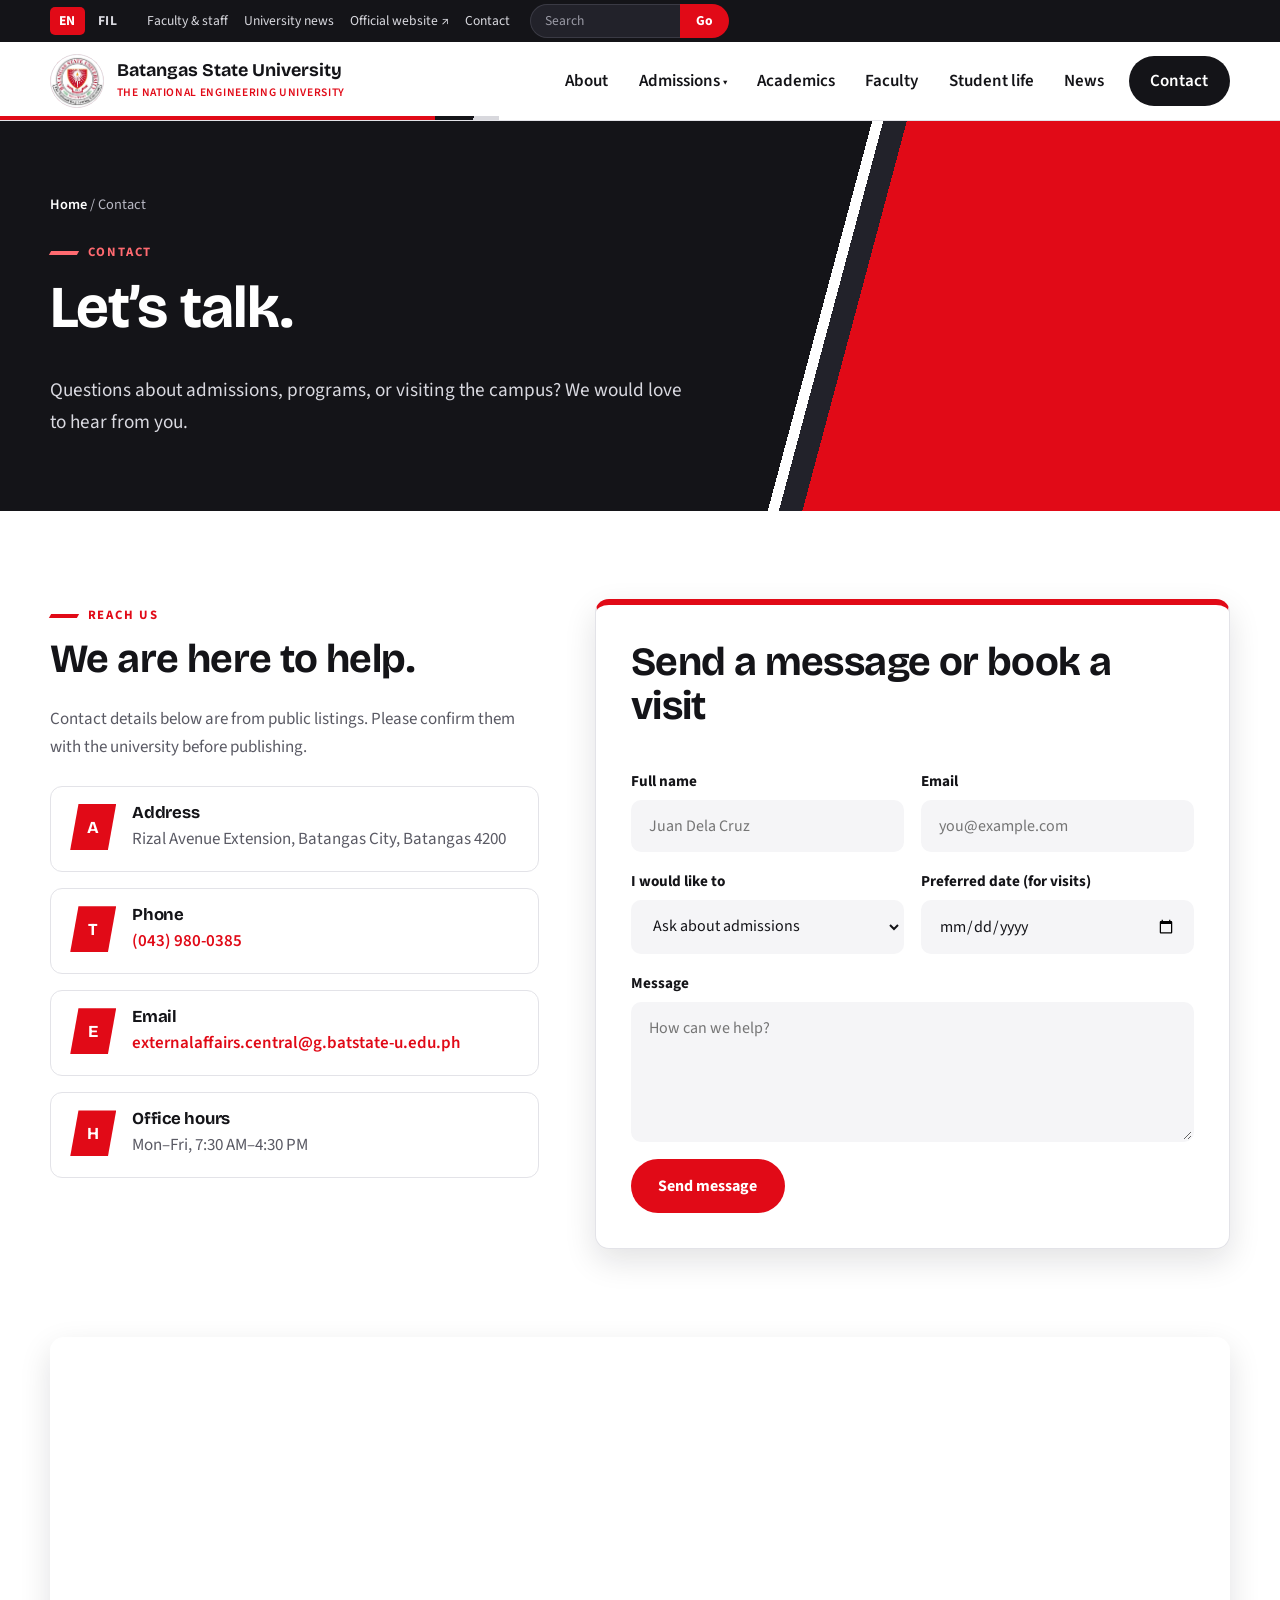
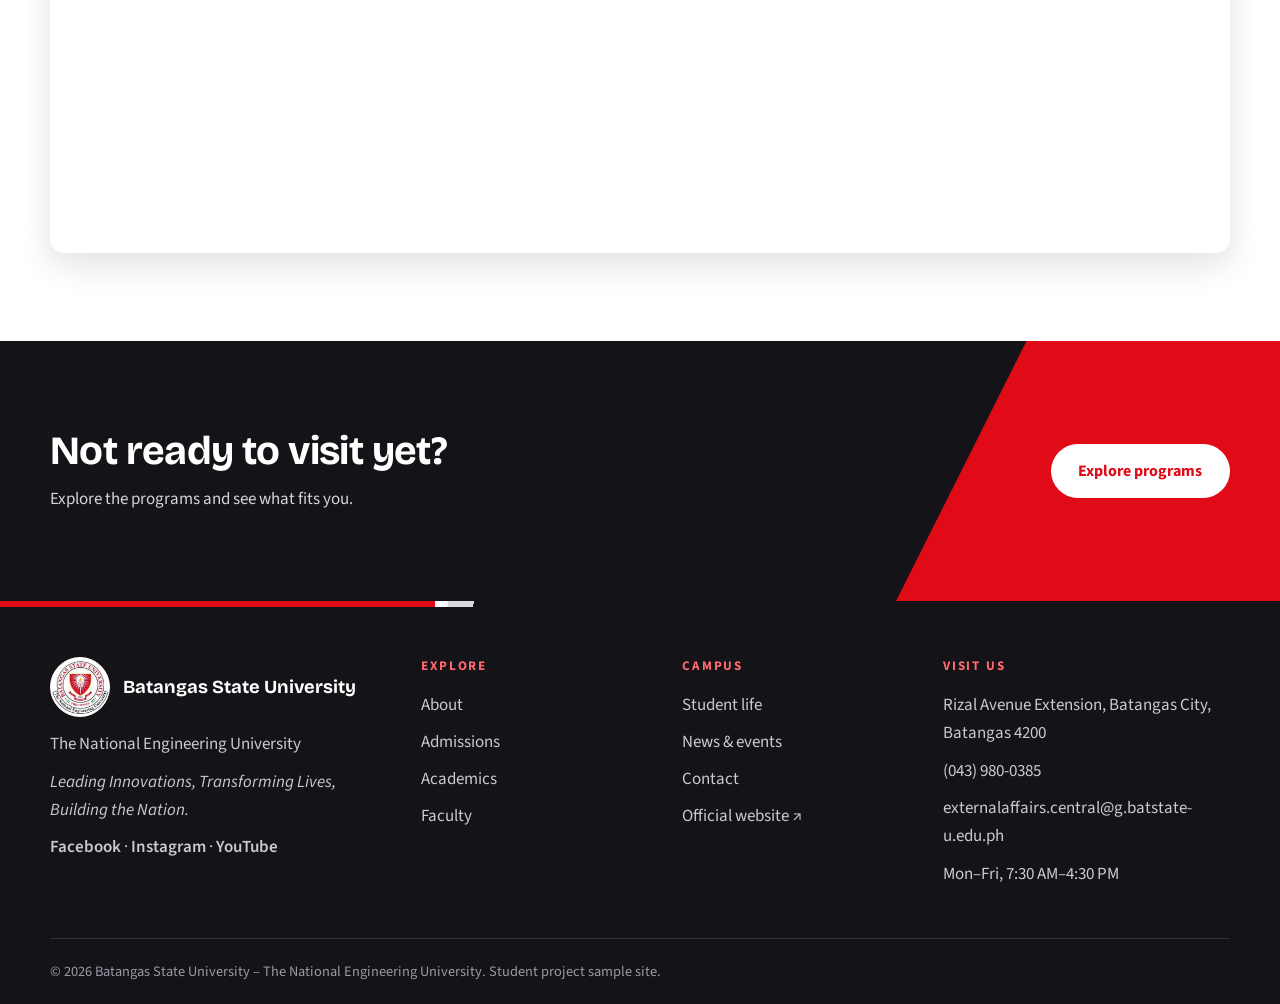
<file: contact.html>
<!doctype html>
<html lang="en">
<head>
<meta charset="utf-8">
<meta name="viewport" content="width=device-width, initial-scale=1">
<title>Contact | Batangas State University</title>
<meta name="description" content="Contact Batangas State University, The National Engineering University, or book a campus visit.">
<meta name="theme-color" content="#E10A17">
<link rel="icon" href="logo.png">
<link rel="preconnect" href="https://fonts.googleapis.com">
<link rel="preconnect" href="https://fonts.gstatic.com" crossorigin>
<link rel="stylesheet" href="https://fonts.googleapis.com/css2?family=Bricolage+Grotesque:opsz,wght@12..96,500;12..96,700&family=Source+Sans+3:wght@400;600;700&display=swap">
<link rel="stylesheet" href="style.css">
</head>
<body id="top">
<a class="skip" href="#main">Skip to content</a>

<!-- ===== SHARED: top utility bar (copy to every page) ===== -->
<aside class="topbar">
  <div class="wrap">
    <ul class="tb-lang"><li><a href="index.html" aria-current="true">EN</a></li><li><a href="index.html#fil">FIL</a></li></ul>
    <ul class="tb-links">
      <li><a href="faculty.html">Faculty &amp; staff</a></li>
      <li><a href="news.html">University news</a></li>
      <li><a href="https://batstateu.edu.ph" target="_blank" rel="noopener">Official website &#8599;</a></li>
      <li><a href="contact.html">Contact</a></li>
    </ul>
    <form class="tb-search" role="search" action="https://www.google.com/search" method="get" target="_blank">
      <input type="hidden" name="as_sitesearch" value="batstateu.edu.ph">
      <label class="sr" for="q">Search the university website</label>
      <input id="q" type="search" name="q" placeholder="Search">
      <button type="submit">Go</button>
    </form>
  </div>
</aside>

<!-- ===== SHARED: main header (copy to every page) ===== -->
<header class="site-header">
  <div class="wrap bar">
    <a class="brand" href="index.html"><span class="logo" aria-hidden="true"></span><span class="brand-text">Batangas State University<small>The National Engineering University</small></span></a>
    <input type="checkbox" id="nav-toggle" class="nav-toggle" aria-label="Toggle menu">
    <label for="nav-toggle" class="burger" aria-hidden="true"><span></span></label>
    <ul class="menu">
      <li><a href="about.html">About</a></li>
      <li class="has-sub">
        <a href="admissions.html">Admissions</a>
        <ul class="sub">
          <li><a href="admissions.html#process">Process &amp; requirements</a></li>
          <li><a href="admissions.html#fees">Fees &amp; deadlines</a></li>
          <li><a href="admissions.html#scholarships">Scholarships</a></li>
          <li><a href="admissions.html#faq">FAQ</a></li>
        </ul>
      </li>
      <li><a href="academics.html">Academics</a></li>
      <li><a href="faculty.html">Faculty</a></li>
      <li><a href="student-life.html">Student life</a></li>
      <li><a href="news.html">News</a></li>
      <li><a class="cta" href="contact.html" aria-current="page">Contact</a></li>
    </ul>
  </div>
</header>

<main id="main">
  <section class="page-head">
    <div class="wrap">
      <p class="crumbs"><a href="index.html">Home</a> / Contact</p>
      <p class="eyebrow">Contact</p>
      <h1>Let&rsquo;s talk.</h1>
      <p class="lede">Questions about admissions, programs, or visiting the campus? We would love to hear from you.</p>
    </div>
  </section>

  <!-- the "Book a visit" buttons across the site jump to this section -->
  <section class="section" id="visit">
    <div class="wrap contact-grid">

      <div class="reveal">
        <p class="eyebrow">Reach us</p>
        <h2>We are here to help.</h2>
        <p class="muted">Contact details below are from public listings. Please confirm them with the university before publishing.</p>
        <div class="info-list">
          <div class="info"><span class="ico" aria-hidden="true">A</span><div><h3>Address</h3><p>Rizal Avenue Extension, Batangas City, Batangas 4200</p></div></div>
          <div class="info"><span class="ico" aria-hidden="true">T</span><div><h3>Phone</h3><p><a href="tel:+63439800385">(043) 980-0385</a></p></div></div>
          <div class="info"><span class="ico" aria-hidden="true">E</span><div><h3>Email</h3><p><a href="mailto:externalaffairs.central@g.batstate-u.edu.ph">externalaffairs.central@g.batstate-u.edu.ph</a></p></div></div>
          <div class="info"><span class="ico" aria-hidden="true">H</span><div><h3>Office hours</h3><p>Mon&ndash;Fri, 7:30 AM&ndash;4:30 PM</p></div></div>
        </div>
      </div>

      <!-- the form opens the visitor's email app with the message filled in (no server needed) -->
      <form class="form reveal" action="mailto:externalaffairs.central@g.batstate-u.edu.ph" method="post" enctype="text/plain">
        <h2>Send a message or book a visit</h2>
        <div class="row">
          <label>Full name<input type="text" name="Name" placeholder="Juan Dela Cruz" required></label>
          <label>Email<input type="email" name="Email" placeholder="you@example.com" required></label>
        </div>
        <div class="row">
          <label>I would like to
            <select name="Subject">
              <option>Ask about admissions</option>
              <option>Book a campus visit</option>
              <option>Ask about scholarships</option>
              <option>Ask about a program</option>
              <option>Something else</option>
            </select>
          </label>
          <label>Preferred date (for visits)<input type="date" name="Preferred date"></label>
        </div>
        <label>Message<textarea name="Message" placeholder="How can we help?" required></textarea></label>
        <button class="btn btn-primary" type="submit">Send message</button>
      </form>

    </div>
  </section>

  <section class="section pt-0">
    <div class="wrap reveal">
      <iframe class="map" title="Map of Batangas State University in Batangas City" loading="lazy" referrerpolicy="no-referrer-when-downgrade" src="https://maps.google.com/maps?q=Batangas%20State%20University%20Batangas%20City&amp;output=embed"></iframe>
    </div>
  </section>

  <section class="band section">
    <div class="wrap">
      <div><h2>Not ready to visit yet?</h2><p>Explore the programs and see what fits you.</p></div>
      <a class="btn btn-primary" href="academics.html">Explore programs</a>
    </div>
  </section>
</main>

<!-- ===== SHARED: footer (copy to every page) ===== -->
<footer class="site-footer">
  <div class="wrap">
    <div>
      <div class="footer-brand"><span class="logo" aria-hidden="true"></span><strong>Batangas State University</strong></div>
      <p>The National Engineering University</p>
      <p><em>Leading Innovations, Transforming Lives, Building the Nation.</em></p>
      <p class="social"><a href="https://www.facebook.com/search/pages?q=Batangas%20State%20University" target="_blank" rel="noopener">Facebook</a> &middot; <a href="https://www.instagram.com/explore/tags/batstateu/" target="_blank" rel="noopener">Instagram</a> &middot; <a href="https://www.youtube.com/results?search_query=Batangas+State+University" target="_blank" rel="noopener">YouTube</a></p>
    </div>
    <div>
      <h3>Explore</h3>
      <ul>
        <li><a href="about.html">About</a></li>
        <li><a href="admissions.html">Admissions</a></li>
        <li><a href="academics.html">Academics</a></li>
        <li><a href="faculty.html">Faculty</a></li>
      </ul>
    </div>
    <div>
      <h3>Campus</h3>
      <ul>
        <li><a href="student-life.html">Student life</a></li>
        <li><a href="news.html">News &amp; events</a></li>
        <li><a href="contact.html">Contact</a></li>
        <li><a href="https://batstateu.edu.ph" target="_blank" rel="noopener">Official website &#8599;</a></li>
      </ul>
    </div>
    <div>
      <h3>Visit us</h3>
      <p>Rizal Avenue Extension, Batangas City, Batangas 4200</p>
      <p><a href="tel:+63439800385">(043) 980-0385</a></p>
      <p><a href="mailto:externalaffairs.central@g.batstate-u.edu.ph">externalaffairs.central@g.batstate-u.edu.ph</a></p>
      <p>Mon&ndash;Fri, 7:30 AM&ndash;4:30 PM</p>
    </div>
  </div>
  <div class="wrap copy">&copy; 2026 Batangas State University &ndash; The National Engineering University. Student project sample site.</div>
</footer>

</body>
</html>
</file>
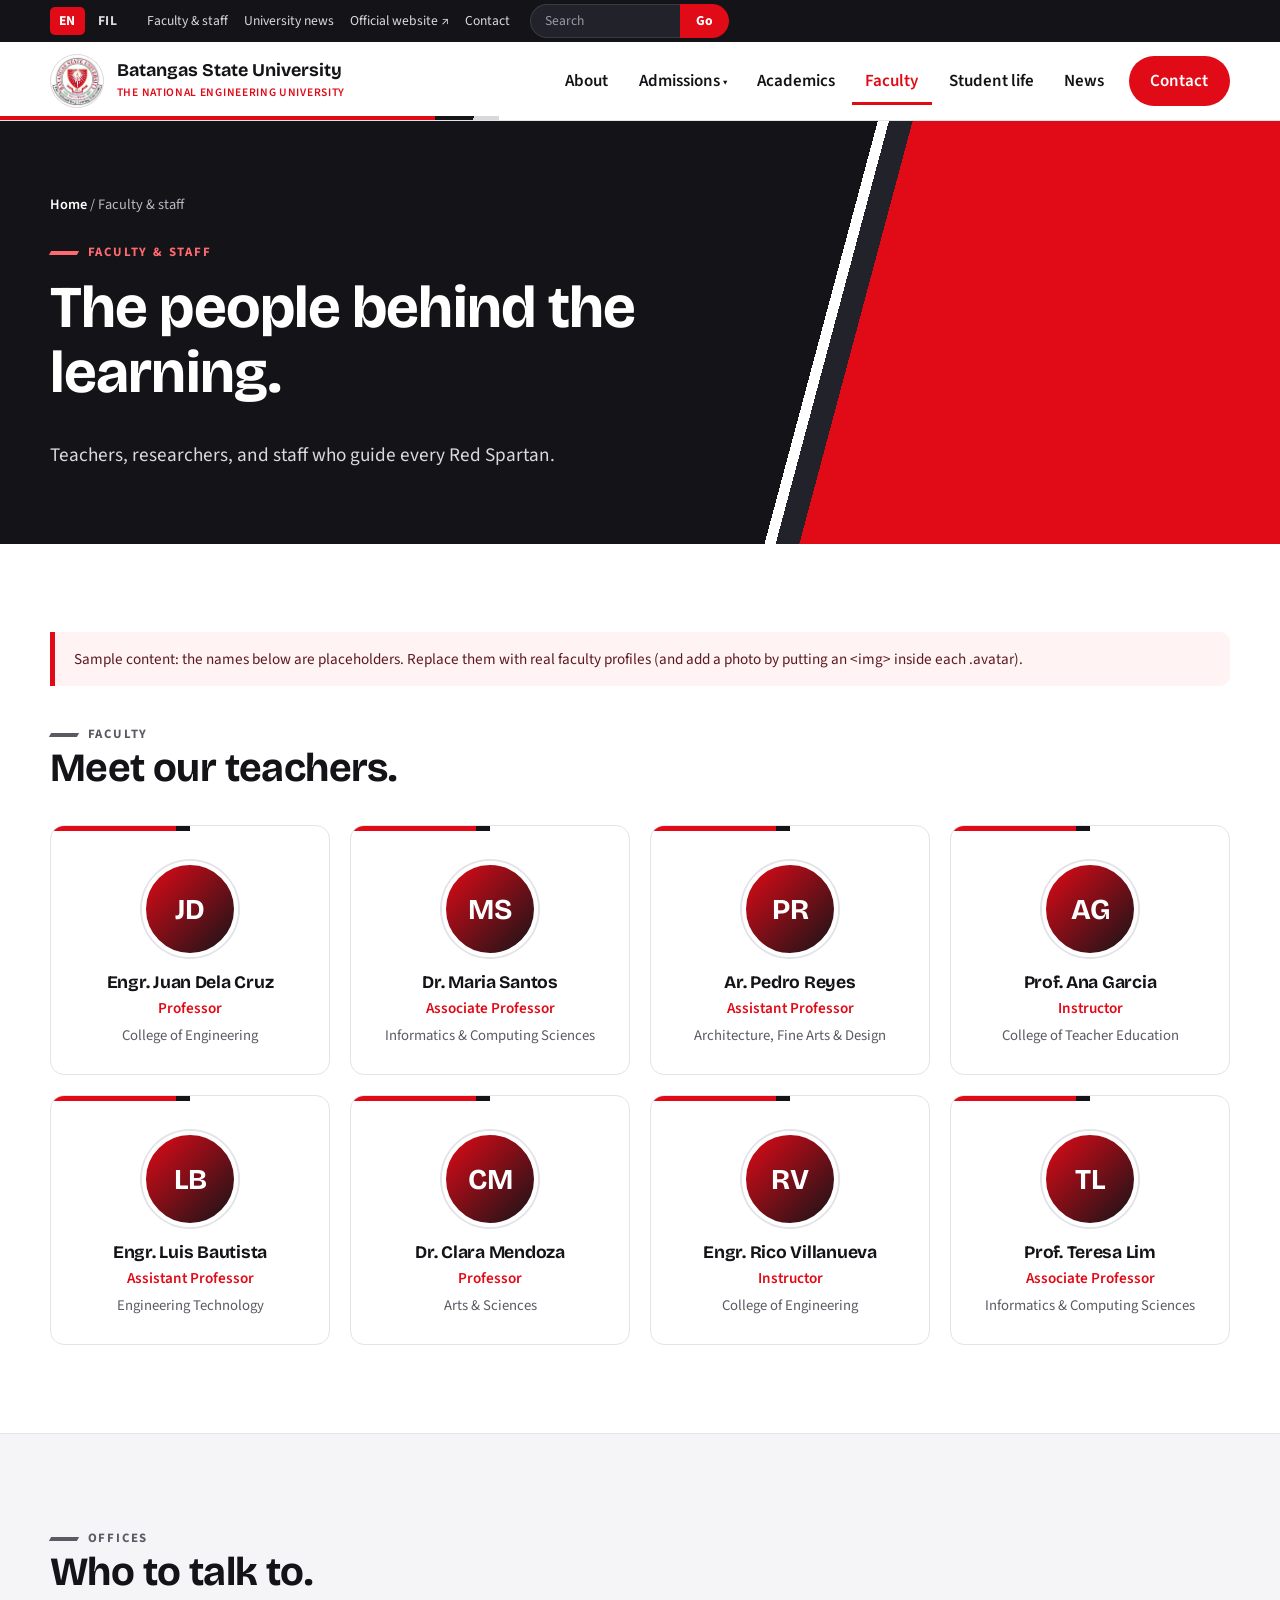
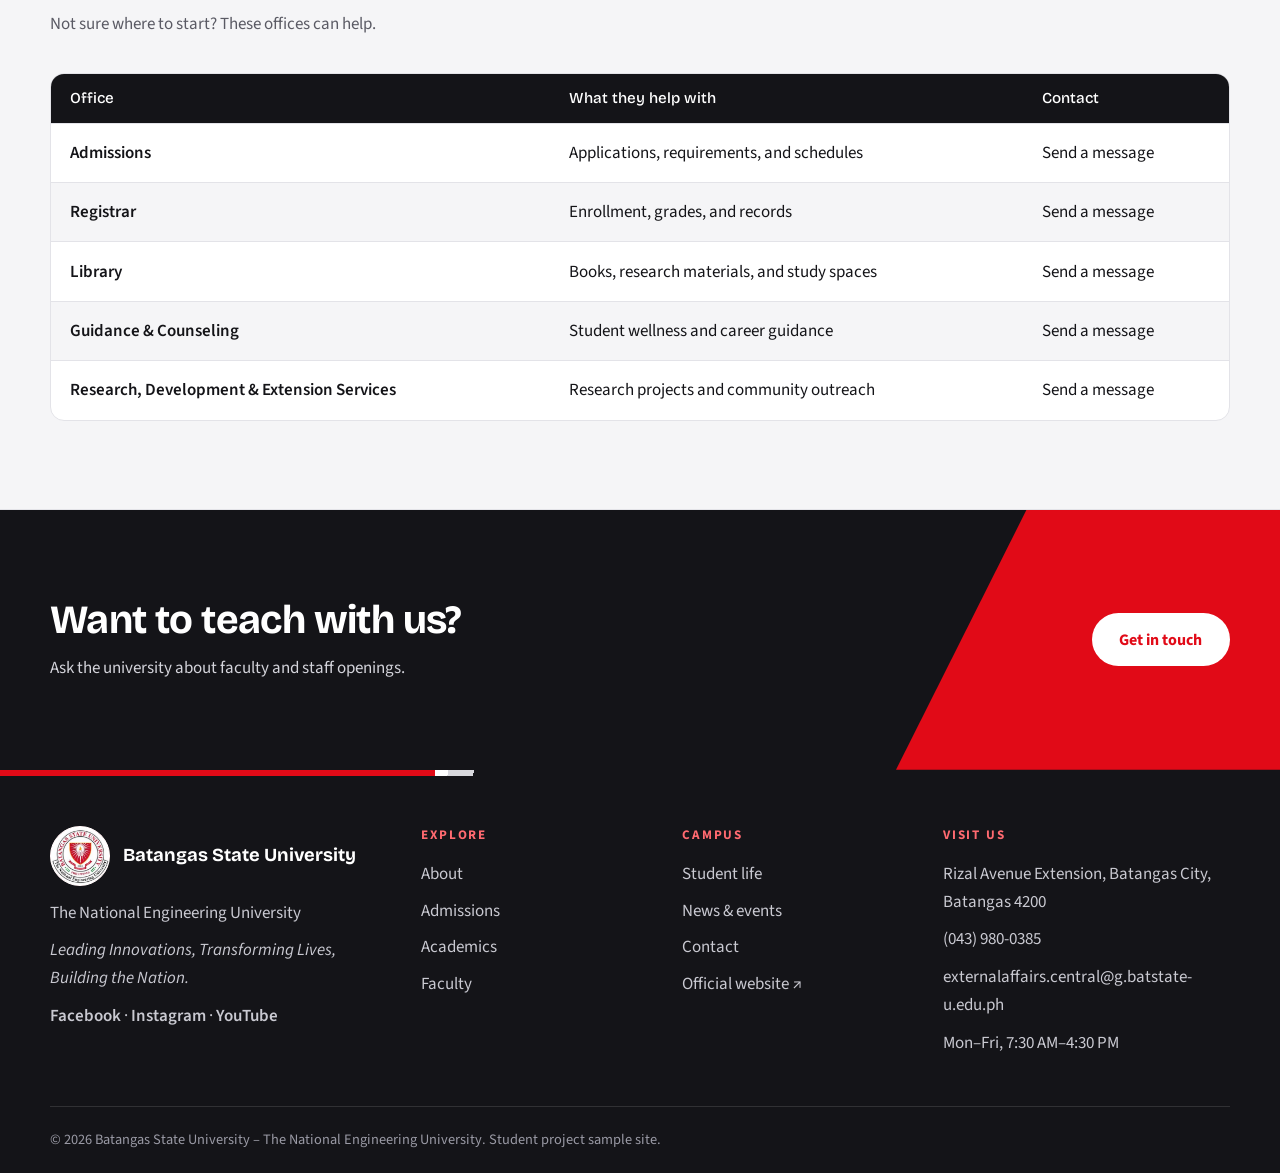
<file: faculty.html>
<!doctype html>
<html lang="en">
<head>
<meta charset="utf-8">
<meta name="viewport" content="width=device-width, initial-scale=1">
<title>Faculty &amp; Staff | Batangas State University</title>
<meta name="description" content="Meet the faculty and offices of Batangas State University, The National Engineering University.">
<meta name="theme-color" content="#E10A17">
<link rel="icon" href="logo.png">
<link rel="preconnect" href="https://fonts.googleapis.com">
<link rel="preconnect" href="https://fonts.gstatic.com" crossorigin>
<link rel="stylesheet" href="https://fonts.googleapis.com/css2?family=Bricolage+Grotesque:opsz,wght@12..96,500;12..96,700&family=Source+Sans+3:wght@400;600;700&display=swap">
<link rel="stylesheet" href="style.css">
</head>
<body id="top">
<a class="skip" href="#main">Skip to content</a>

<!-- ===== SHARED: top utility bar (copy to every page) ===== -->
<aside class="topbar">
  <div class="wrap">
    <ul class="tb-lang"><li><a href="index.html" aria-current="true">EN</a></li><li><a href="index.html#fil">FIL</a></li></ul>
    <ul class="tb-links">
      <li><a href="faculty.html">Faculty &amp; staff</a></li>
      <li><a href="news.html">University news</a></li>
      <li><a href="https://batstateu.edu.ph" target="_blank" rel="noopener">Official website &#8599;</a></li>
      <li><a href="contact.html">Contact</a></li>
    </ul>
    <form class="tb-search" role="search" action="https://www.google.com/search" method="get" target="_blank">
      <input type="hidden" name="as_sitesearch" value="batstateu.edu.ph">
      <label class="sr" for="q">Search the university website</label>
      <input id="q" type="search" name="q" placeholder="Search">
      <button type="submit">Go</button>
    </form>
  </div>
</aside>

<!-- ===== SHARED: main header (copy to every page) ===== -->
<header class="site-header">
  <div class="wrap bar">
    <a class="brand" href="index.html"><span class="logo" aria-hidden="true"></span><span class="brand-text">Batangas State University<small>The National Engineering University</small></span></a>
    <input type="checkbox" id="nav-toggle" class="nav-toggle" aria-label="Toggle menu">
    <label for="nav-toggle" class="burger" aria-hidden="true"><span></span></label>
    <ul class="menu">
      <li><a href="about.html">About</a></li>
      <li class="has-sub">
        <a href="admissions.html">Admissions</a>
        <ul class="sub">
          <li><a href="admissions.html#process">Process &amp; requirements</a></li>
          <li><a href="admissions.html#fees">Fees &amp; deadlines</a></li>
          <li><a href="admissions.html#scholarships">Scholarships</a></li>
          <li><a href="admissions.html#faq">FAQ</a></li>
        </ul>
      </li>
      <li><a href="academics.html">Academics</a></li>
      <li><a href="faculty.html" aria-current="page">Faculty</a></li>
      <li><a href="student-life.html">Student life</a></li>
      <li><a href="news.html">News</a></li>
      <li><a class="cta" href="contact.html">Contact</a></li>
    </ul>
  </div>
</header>

<main id="main">
  <section class="page-head">
    <div class="wrap">
      <p class="crumbs"><a href="index.html">Home</a> / Faculty &amp; staff</p>
      <p class="eyebrow">Faculty &amp; staff</p>
      <h1>The people behind the learning.</h1>
      <p class="lede">Teachers, researchers, and staff who guide every Red Spartan.</p>
    </div>
  </section>

  <section class="section">
    <div class="wrap">
      <p class="note">Sample content: the names below are placeholders. Replace them with real faculty profiles (and add a photo by putting an &lt;img&gt; inside each .avatar).</p>
      <div class="section-head reveal">
        <p class="eyebrow">Faculty</p>
        <h2>Meet our teachers.</h2>
      </div>
      <div class="grid team">
        <article class="card person reveal"><div class="avatar" aria-hidden="true">JD</div><h3>Engr. Juan Dela Cruz</h3><p class="role">Professor</p><p class="dept">College of Engineering</p></article>
        <article class="card person reveal"><div class="avatar" aria-hidden="true">MS</div><h3>Dr. Maria Santos</h3><p class="role">Associate Professor</p><p class="dept">Informatics &amp; Computing Sciences</p></article>
        <article class="card person reveal"><div class="avatar" aria-hidden="true">PR</div><h3>Ar. Pedro Reyes</h3><p class="role">Assistant Professor</p><p class="dept">Architecture, Fine Arts &amp; Design</p></article>
        <article class="card person reveal"><div class="avatar" aria-hidden="true">AG</div><h3>Prof. Ana Garcia</h3><p class="role">Instructor</p><p class="dept">College of Teacher Education</p></article>
        <article class="card person reveal"><div class="avatar" aria-hidden="true">LB</div><h3>Engr. Luis Bautista</h3><p class="role">Assistant Professor</p><p class="dept">Engineering Technology</p></article>
        <article class="card person reveal"><div class="avatar" aria-hidden="true">CM</div><h3>Dr. Clara Mendoza</h3><p class="role">Professor</p><p class="dept">Arts &amp; Sciences</p></article>
        <article class="card person reveal"><div class="avatar" aria-hidden="true">RV</div><h3>Engr. Rico Villanueva</h3><p class="role">Instructor</p><p class="dept">College of Engineering</p></article>
        <article class="card person reveal"><div class="avatar" aria-hidden="true">TL</div><h3>Prof. Teresa Lim</h3><p class="role">Associate Professor</p><p class="dept">Informatics &amp; Computing Sciences</p></article>
      </div>
    </div>
  </section>

  <section class="section surface">
    <div class="wrap">
      <div class="section-head reveal">
        <p class="eyebrow">Offices</p>
        <h2>Who to talk to.</h2>
        <p>Not sure where to start? These offices can help.</p>
      </div>
      <div class="table-wrap reveal">
        <table class="table">
          <thead><tr><th>Office</th><th>What they help with</th><th>Contact</th></tr></thead>
          <tbody>
            <tr><td>Admissions</td><td>Applications, requirements, and schedules</td><td><a href="contact.html#visit">Send a message</a></td></tr>
            <tr><td>Registrar</td><td>Enrollment, grades, and records</td><td><a href="contact.html#visit">Send a message</a></td></tr>
            <tr><td>Library</td><td>Books, research materials, and study spaces</td><td><a href="contact.html#visit">Send a message</a></td></tr>
            <tr><td>Guidance &amp; Counseling</td><td>Student wellness and career guidance</td><td><a href="contact.html#visit">Send a message</a></td></tr>
            <tr><td>Research, Development &amp; Extension Services</td><td>Research projects and community outreach</td><td><a href="contact.html#visit">Send a message</a></td></tr>
          </tbody>
        </table>
      </div>
    </div>
  </section>

  <section class="band section">
    <div class="wrap">
      <div><h2>Want to teach with us?</h2><p>Ask the university about faculty and staff openings.</p></div>
      <a class="btn btn-primary" href="contact.html#visit">Get in touch</a>
    </div>
  </section>
</main>

<!-- ===== SHARED: footer (copy to every page) ===== -->
<footer class="site-footer">
  <div class="wrap">
    <div>
      <div class="footer-brand"><span class="logo" aria-hidden="true"></span><strong>Batangas State University</strong></div>
      <p>The National Engineering University</p>
      <p><em>Leading Innovations, Transforming Lives, Building the Nation.</em></p>
      <p class="social"><a href="https://www.facebook.com/search/pages?q=Batangas%20State%20University" target="_blank" rel="noopener">Facebook</a> &middot; <a href="https://www.instagram.com/explore/tags/batstateu/" target="_blank" rel="noopener">Instagram</a> &middot; <a href="https://www.youtube.com/results?search_query=Batangas+State+University" target="_blank" rel="noopener">YouTube</a></p>
    </div>
    <div>
      <h3>Explore</h3>
      <ul>
        <li><a href="about.html">About</a></li>
        <li><a href="admissions.html">Admissions</a></li>
        <li><a href="academics.html">Academics</a></li>
        <li><a href="faculty.html">Faculty</a></li>
      </ul>
    </div>
    <div>
      <h3>Campus</h3>
      <ul>
        <li><a href="student-life.html">Student life</a></li>
        <li><a href="news.html">News &amp; events</a></li>
        <li><a href="contact.html">Contact</a></li>
        <li><a href="https://batstateu.edu.ph" target="_blank" rel="noopener">Official website &#8599;</a></li>
      </ul>
    </div>
    <div>
      <h3>Visit us</h3>
      <p>Rizal Avenue Extension, Batangas City, Batangas 4200</p>
      <p><a href="tel:+63439800385">(043) 980-0385</a></p>
      <p><a href="mailto:externalaffairs.central@g.batstate-u.edu.ph">externalaffairs.central@g.batstate-u.edu.ph</a></p>
      <p>Mon&ndash;Fri, 7:30 AM&ndash;4:30 PM</p>
    </div>
  </div>
  <div class="wrap copy">&copy; 2026 Batangas State University &ndash; The National Engineering University. Student project sample site.</div>
</footer>

</body>
</html>
</file>
<file: style.css>
/* ==========================================================================
   Batangas State University – The National Engineering University
   Shared stylesheet  ·  pure CSS, no JavaScript
   Colors come from the campus banner photo: red, black, white and light gray.

   HOW THIS FILE IS ORGANIZED
   1.  Tokens (colors, fonts)   ->  change the whole look from here
   2.  Reset & base
   3.  Utilities & buttons
   4.  Top bar
   5.  Header & navigation
   6.  Home hero + stats
   7.  Inner page header, sections, layout helpers
   8.  Cards, panels, timeline, badges, gallery, band
   9.  Page-specific parts (admissions, academics, faculty, news, contact)
   10. Footer
   11. Scroll animation + responsive rules
   ========================================================================== */


/* ============ 1. TOKENS ============ */
:root{
  --red:#E10A17;          /* main BatStateU red            */
  --red-dark:#B10812;     /* hover / pressed               */
  --red-soft:#FF6A70;     /* red used on dark backgrounds  */
  --ink:#141418;          /* near-black from the banner    */
  --ink-2:#22222A;
  --surface:#F5F5F7;      /* light section background      */
  --line:#E3E3E8;
  --muted:#5A5A64;
  --gray:#D8D8DD;

  --font-display:"Bricolage Grotesque",system-ui,sans-serif;
  --font-body:"Source Sans 3",system-ui,-apple-system,"Segoe UI",sans-serif;

  --radius:14px;
  --shadow:0 12px 32px rgba(20,20,24,.12);
  --wrap:1180px;
}


/* ============ 2. RESET & BASE ============ */
*,*::before,*::after{box-sizing:border-box}
html{scroll-behavior:smooth;scroll-padding-top:110px}
body{
  margin:0;
  font:400 1.0625rem/1.65 var(--font-body);
  color:var(--ink);
  background:#fff;
  -webkit-font-smoothing:antialiased;
}
img,iframe{display:block;max-width:100%}
a{color:inherit;text-decoration:none}
main p a{color:var(--red);font-weight:600}
main p a:hover{text-decoration:underline}
h1,h2,h3{font-family:var(--font-display);line-height:1.1;letter-spacing:-.015em;margin:0 0 .6em}
h1{font-size:clamp(2.2rem,5vw,3.7rem);font-weight:700}
h2{font-size:clamp(1.7rem,3.2vw,2.5rem);font-weight:700}
h3{font-size:1.25rem;font-weight:700}
p{margin:0 0 1em}
:focus-visible{outline:3px solid var(--red);outline-offset:3px}


/* ============ 3. UTILITIES & BUTTONS ============ */
.wrap{width:min(100% - 2.5rem,var(--wrap));margin-inline:auto}
.sr{position:absolute;width:1px;height:1px;overflow:hidden;clip:rect(0 0 0 0);white-space:nowrap}
.skip{position:absolute;left:1rem;top:-4rem;z-index:100;background:var(--red);color:#fff;padding:.6rem 1rem;border-radius:8px;font-weight:700}
.skip:focus{top:1rem}
.surface{background:var(--surface);border-block:1px solid var(--line)}
.pt-0{padding-top:0!important}
.align-start{align-items:start}
.align-center{align-items:center}
.mt-lg{margin-top:2rem}
.center{text-align:center}
.muted{color:var(--muted)}

/* small label with a slanted red dash (matches the slanted shapes in the banner) */
.eyebrow{
  display:inline-flex;align-items:center;gap:.6rem;
  margin:0 0 .7rem;
  font-size:.8rem;font-weight:700;letter-spacing:.14em;text-transform:uppercase;
  color:var(--red);
}
.eyebrow::before{content:"";width:28px;height:4px;background:currentColor;transform:skewX(-30deg)}
.lede{font-size:1.2rem;color:var(--muted);max-width:40rem}

.btn{
  display:inline-flex;align-items:center;justify-content:center;gap:.5rem;
  padding:.85rem 1.6rem;
  font:700 1rem var(--font-body);
  border:2px solid transparent;border-radius:999px;
  cursor:pointer;
  transition:background .18s,color .18s,border-color .18s,transform .18s,box-shadow .18s;
}
.btn:hover{transform:translateY(-2px);box-shadow:0 8px 18px rgba(0,0,0,.2)}
.btn-primary{background:var(--red);color:#fff}
.btn-primary:hover{background:var(--red-dark)}
.btn-dark{background:var(--ink);color:#fff}
.btn-dark:hover{background:var(--ink-2)}
.btn-light{background:#fff;color:var(--red)}
.btn-light:hover{background:var(--ink);color:#fff}
.btn-ghost{background:transparent;color:var(--ink);border-color:var(--ink)}
.btn-ghost:hover{background:var(--ink);color:#fff}
.btn-outline-light{background:transparent;color:#fff;border-color:#fff}
.btn-outline-light:hover{background:#fff;color:var(--red)}

.more{font-weight:700;color:var(--red)}
.more::after{content:" \2192";display:inline-block;transition:transform .18s}
.more:hover::after{transform:translateX(4px)}


/* ============ 4. TOP BAR ============ */
.topbar{background:var(--ink);color:#d8d8de;font-size:.85rem}
.topbar .wrap{display:flex;align-items:center;gap:1.25rem;min-height:42px}
.topbar ul{list-style:none;display:flex;gap:1rem;margin:0;padding:0}
.topbar a:hover{color:#fff}
.tb-lang{gap:.25rem!important}
.tb-lang a{display:block;padding:.15rem .55rem;border-radius:5px;font-weight:700;letter-spacing:.05em}
.tb-lang a[aria-current="true"]{background:var(--red);color:#fff}
.tb-links{margin-left:auto}
.tb-search{display:flex}
.tb-search input{
  width:150px;padding:.3rem .9rem;
  background:var(--ink-2);color:#fff;
  border:1px solid #3a3a44;border-right:0;border-radius:999px 0 0 999px;
  font:inherit;-webkit-appearance:none;appearance:none;
}
.tb-search input::placeholder{color:#9a9aa5}
.tb-search button{
  padding:.3rem 1rem;background:var(--red);color:#fff;
  border:0;border-radius:0 999px 999px 0;
  font:700 .85rem var(--font-body);cursor:pointer;
}
.tb-search button:hover{background:var(--red-dark)}


/* ============ 5. HEADER & NAVIGATION ============ */
.site-header{position:sticky;top:0;z-index:50;background:#fff;border-bottom:1px solid var(--line)}
/* slanted red / black / gray stripe under the header, like the banner */
.site-header::after{
  content:"";position:absolute;left:0;right:0;bottom:0;height:4px;
  background:linear-gradient(100deg,var(--red) 0 34%,var(--ink) 34% 37%,var(--gray) 37% 39%,transparent 39%);
  pointer-events:none;
}
.bar{display:flex;align-items:center;gap:1rem;min-height:78px}

.brand{display:flex;align-items:center;gap:.8rem;font-family:var(--font-display);font-weight:700;font-size:1.12rem;line-height:1.1;color:var(--ink)}
.brand-text small{display:block;margin-top:.2rem;font:600 .72rem var(--font-body);letter-spacing:.06em;text-transform:uppercase;color:var(--red)}
.logo{
  flex:none;width:54px;height:54px;border-radius:50%;
  background:url(logo.png) center/cover no-repeat,var(--red); /* red circle shows if the image is missing */
  border:1px solid var(--line);
}

.menu{list-style:none;display:flex;align-items:center;gap:.2rem;margin:0 0 0 auto;padding:0}
.menu>li>a{
  display:block;padding:.65rem .85rem;
  font-weight:600;color:var(--ink);border-radius:6px 6px 0 0;
  transition:color .15s;
}
.menu>li>a:hover{color:var(--red)}
.menu a[aria-current="page"]{color:var(--red);background:linear-gradient(var(--red),var(--red)) left bottom/100% 3px no-repeat}
.menu .cta{
  margin-left:.5rem;padding:.7rem 1.35rem;
  background:var(--red);color:#fff;border-radius:999px;
  transition:background .15s,transform .15s;
}
.menu .cta:hover{background:var(--red-dark);color:#fff;transform:translateY(-2px)}
.menu .cta[aria-current="page"]{background:var(--ink);color:#fff}

.has-sub{position:relative}
.has-sub>a::after{content:" \25BE";font-size:.8em}
.sub{
  list-style:none;margin:0;padding:.5rem;
  position:absolute;top:100%;left:0;min-width:240px;
  background:#fff;border:1px solid var(--line);border-top:3px solid var(--red);
  border-radius:0 0 12px 12px;box-shadow:var(--shadow);
  opacity:0;visibility:hidden;transform:translateY(8px);
  transition:opacity .18s,transform .18s,visibility .18s;
}
.has-sub:hover>.sub,.has-sub:focus-within>.sub{opacity:1;visibility:visible;transform:none}
.sub a{display:block;padding:.6rem .85rem;border-radius:8px;font-weight:600;font-size:.97rem}
.sub a:hover{background:var(--surface);color:var(--red)}

/* mobile menu button (checkbox hack – no JavaScript needed) */
.nav-toggle{position:absolute;opacity:0;width:1px;height:1px;pointer-events:none}
.burger{
  display:none;margin-left:auto;width:48px;height:48px;
  align-items:center;justify-content:center;
  background:#fff;border:1px solid var(--line);border-radius:12px;cursor:pointer;
}
.burger span,.burger span::before,.burger span::after{display:block;width:22px;height:3px;border-radius:2px;background:var(--ink);transition:transform .2s,top .2s,background .2s}
.burger span{position:relative}
.burger span::before,.burger span::after{content:"";position:absolute;left:0}
.burger span::before{top:-7px}
.burger span::after{top:7px}
.nav-toggle:checked+.burger span{background:transparent}
.nav-toggle:checked+.burger span::before{top:0;transform:rotate(45deg)}
.nav-toggle:checked+.burger span::after{top:0;transform:rotate(-45deg)}
.nav-toggle:focus-visible+.burger{outline:3px solid var(--red);outline-offset:2px}


/* ============ 6. HOME HERO + STATS ============ */
.hero{
  background:
    linear-gradient(rgba(27,20,51,.6), rgba(27,20,51,.75)),
    url("hero.jpg") center / cover no-repeat;
  color:var(--cream);
  text-align:center;
  padding:70px 20px;
  position:relative;
  overflow:hidden;
}
.hero-grid{display:grid;grid-template-columns:1.15fr .85fr;gap:clamp(1.5rem,4vw,3.5rem);align-items:center}
.hero .eyebrow{color:#fff}
.hero .lede{color:#FFE6E7;font-size:1.2rem;margin-top:1.4rem}
.hero-actions{display:flex;flex-wrap:wrap;gap:.8rem;margin-top:1.6rem}

/* the three tagline lines, drawn as slanted white strips like the banner */
.tagline{
  display:flex;flex-direction:column;align-items:flex-start;gap:.55rem;
  margin:0;font-size:clamp(1.55rem,3.5vw,2.7rem);font-style:italic;
  filter:drop-shadow(0 6px 10px rgba(0,0,0,.28));
}
.tagline span{
  display:inline-block;
  padding:.4rem 2rem .4rem 1.7rem;
  color:var(--red);
  background:linear-gradient(90deg,var(--ink) 0 8px,#fff 8px);
  clip-path:polygon(14px 0,100% 0,calc(100% - 14px) 100%,0 100%);
}
.tagline span:nth-child(2){margin-left:clamp(.5rem,3vw,2.5rem)}
.tagline span:nth-child(3){margin-left:clamp(1rem,6vw,5rem)}

.hero-media{position:relative;z-index:1}
.hero-media .photo{
  width:100%;aspect-ratio:4/4.7;object-fit:cover;
  clip-path:polygon(16% 0,100% 0,100% 100%,0 100%);
  filter:drop-shadow(0 18px 28px rgba(0,0,0,.4));
}
.hero-media .seal{
  position:absolute;left:-6px;bottom:-22px;
  width:clamp(96px,11vw,132px);aspect-ratio:1;border-radius:50%;
  border:5px solid #fff;background:#fff;box-shadow:var(--shadow);
}
.hero-media .est{
  position:absolute;right:0;top:1.2rem;
  padding:.45rem 1.4rem .45rem 1.8rem;
  background:var(--ink);color:#fff;font:700 .85rem var(--font-display);letter-spacing:.06em;text-transform:uppercase;
  clip-path:polygon(14px 0,100% 0,100% 100%,0 100%);
}

.stats{background:var(--ink);color:#fff}
.stats ul{list-style:none;margin:0;padding:0;display:grid;grid-template-columns:repeat(4,1fr)}
.stats li{padding:1.7rem 1rem;text-align:center;border-left:1px solid rgba(255,255,255,.14)}
.stats li:first-child{border-left:0}
.stats b{display:block;font:700 clamp(1.9rem,3.6vw,2.8rem)/1 var(--font-display);color:var(--red-soft)}
.stats span{display:block;margin-top:.35rem;font-size:.92rem;color:#c9c9d1}


/* ============ 7. INNER PAGE HEADER, SECTIONS, LAYOUT ============ */
.page-head{
  color:#fff;
  padding:clamp(2.5rem,6vw,4.5rem) 0;
  /* black -> thin white line -> dark gray -> red, all slanted */
  background:linear-gradient(105deg,var(--ink) 0 63%,#fff 63% 63.8%,var(--ink-2) 63.8% 65.5%,var(--red) 65.5%);
}
.page-head .eyebrow{color:var(--red-soft)}
.page-head h1{max-width:18ch}
.page-head .lede{color:#d9d9e0;margin:0}
.crumbs{margin:0 0 1.2rem;font-size:.9rem;color:#b9b9c4}
.crumbs a{color:#fff;font-weight:600}
.crumbs a:hover{text-decoration:underline}

.section{padding:clamp(3rem,7vw,5.5rem) 0}
.section-head{max-width:44rem;margin-bottom:2.2rem}
.section-head h2{margin-bottom:.4em}
.section-head p{color:var(--muted);margin:0}

.split{display:grid;grid-template-columns:1fr 1.1fr;gap:clamp(1.5rem,5vw,4rem)}
.grid{display:grid;gap:1.25rem}
.cols-2{grid-template-columns:repeat(2,1fr)}
.cols-3{grid-template-columns:repeat(3,1fr)}
.cols-4{grid-template-columns:repeat(4,1fr)}


/* ============ 8. CARDS, PANELS, TIMELINE, BADGES, GALLERY, BAND ============ */
.card{
  position:relative;overflow:hidden;
  padding:1.6rem;background:#fff;
  border:1px solid var(--line);border-radius:var(--radius);
  transition:transform .2s,box-shadow .2s,border-color .2s;
}
.card::before{
  content:"";position:absolute;left:0;top:0;width:100%;height:5px;
  background:linear-gradient(100deg,var(--red) 0 45%,var(--ink) 45% 50%,transparent 50%);
}
.card:hover{transform:translateY(-4px);box-shadow:var(--shadow);border-color:var(--red)}
.card h3{margin-top:.4rem}
.card p{color:var(--muted);margin:0}
a.card{display:block}
a.card .more{display:inline-block;margin-top:1rem}

.values{grid-template-columns:repeat(3,1fr);counter-reset:v}
.values .card{counter-increment:v}
.values .card::after{
  content:counter(v,decimal-leading-zero);
  position:absolute;right:1.2rem;top:1rem;
  font:700 2.4rem/1 var(--font-display);color:var(--gray);opacity:.7;
}

.mv{grid-template-columns:repeat(2,1fr)}
.panel{
  padding:2.2rem;background:#fff;
  border:1px solid var(--line);border-top:6px solid var(--red);border-radius:var(--radius);
  box-shadow:var(--shadow);
}
.panel p:last-child{margin-bottom:0}
.panel.alt{background:var(--ink);color:#fff;border-color:var(--ink);border-top-color:var(--red)}
.panel.alt .eyebrow{color:var(--red-soft)}

.timeline{list-style:none;margin:0;padding:0 0 0 1.75rem;position:relative}
.timeline::before{content:"";position:absolute;left:7px;top:.5rem;bottom:.5rem;width:3px;background:linear-gradient(var(--red),var(--ink))}
.timeline li{position:relative;padding-bottom:1.8rem}
.timeline li:last-child{padding-bottom:0}
.timeline li::before{
  content:"";position:absolute;left:calc(-1.75rem + 1px);top:.55rem;
  width:15px;height:15px;border-radius:50%;background:#fff;border:4px solid var(--red);
}
.timeline b{display:block;font:700 1.7rem/1.1 var(--font-display);color:var(--red)}
.timeline p{margin:.2rem 0 0;color:var(--muted)}

.principal{display:grid;grid-template-columns:minmax(220px,340px) 1fr;gap:clamp(1.5rem,5vw,4rem);align-items:center}
.portrait{
  position:relative;aspect-ratio:4/5;border-radius:var(--radius);overflow:hidden;
  background:linear-gradient(160deg,var(--red) 0 55%,#fff 55% 58%,var(--ink) 58%);
  box-shadow:var(--shadow);
}
.portrait::after{content:"Photo";position:absolute;left:1rem;bottom:1rem;color:#fff;font:700 .85rem var(--font-body);letter-spacing:.1em;text-transform:uppercase;opacity:.8}
.portrait img{width:100%;height:100%;object-fit:cover} /* drop an <img> inside .portrait to replace the placeholder */

.badges{list-style:none;margin:0;padding:0;display:flex;flex-wrap:wrap;gap:.75rem}
.badges li{
  display:flex;align-items:center;gap:.6rem;
  padding:.6rem 1.1rem .6rem .7rem;
  background:#fff;border:1px solid var(--line);border-radius:999px;font-weight:600;
}
.badges li::before{content:"\2713";display:grid;place-items:center;flex:none;width:1.5rem;height:1.5rem;border-radius:50%;background:var(--red);color:#fff;font-size:.8rem}

.gallery{grid-template-columns:repeat(4,1fr)}
.gallery figure{
  position:relative;overflow:hidden;margin:0;
  display:flex;align-items:flex-end;aspect-ratio:4/3;padding:1.1rem;
  border-radius:var(--radius);color:#fff;font:700 1.05rem var(--font-display);
  background:
    repeating-linear-gradient(115deg,rgba(255,255,255,.06) 0 14px,transparent 14px 28px),
    linear-gradient(150deg,var(--red),var(--ink));
  transition:transform .25s;
}
.gallery figure:nth-child(2){background:repeating-linear-gradient(115deg,rgba(255,255,255,.06) 0 14px,transparent 14px 28px),linear-gradient(150deg,var(--ink-2),var(--red))}
.gallery figure:nth-child(3){background:repeating-linear-gradient(115deg,rgba(255,255,255,.06) 0 14px,transparent 14px 28px),linear-gradient(150deg,var(--red-dark),var(--ink-2))}
.gallery figure:nth-child(4){background:repeating-linear-gradient(115deg,rgba(255,255,255,.06) 0 14px,transparent 14px 28px),linear-gradient(150deg,var(--ink),var(--red-dark))}
.gallery figure:hover{transform:translateY(-4px)}
.gallery figure img{position:absolute;inset:0;width:100%;height:100%;object-fit:cover} /* add an <img> to show a real photo */
.gallery figure span{position:relative}

.photo-frame{position:relative;isolation:isolate}
.photo-frame::before{content:"";position:absolute;right:-14px;bottom:-14px;width:72%;height:72%;background:var(--red);border-radius:var(--radius);z-index:-1}
.photo-frame img{width:100%;aspect-ratio:4/3.4;border-radius:var(--radius);object-fit:cover;box-shadow:var(--shadow)}

/* dark call-to-action band with a slanted red edge */
.band{position:relative;overflow:hidden;background:var(--ink);color:#fff}
.band::before{content:"";position:absolute;right:0;top:0;bottom:0;width:30%;background:var(--red);clip-path:polygon(34% 0,100% 0,100% 100%,0 100%)}
.band .wrap{position:relative;display:flex;align-items:center;justify-content:space-between;gap:1.5rem;flex-wrap:wrap}
.band h2{margin-bottom:.3em}
.band p{margin:0;color:#d4d4db}
.band .btn-primary{background:#fff;color:var(--red)}
.band .btn-primary:hover{background:var(--ink);color:#fff}

.note{
  margin:0 0 2rem;padding:.9rem 1.2rem;
  background:#FFF3F3;border-left:5px solid var(--red);border-radius:0 10px 10px 0;
  font-size:.95rem;color:#5b1a1f;
}


/* ============ 9. PAGE-SPECIFIC PARTS ============ */

/* ---- home ---- */
.fil{background:var(--surface);border-block:1px solid var(--line)}
.fil .wrap{display:grid;grid-template-columns:auto 1fr;gap:1.5rem 2.5rem;align-items:center}
.fil h2{margin:0;font-size:clamp(1.4rem,2.6vw,1.9rem)}
.fil p{margin:0;color:var(--muted)}
.college h3{font-size:1.15rem}
.date{
  display:inline-block;margin:0 0 .5rem;padding:.2rem .85rem .2rem .7rem;
  background:var(--red);color:#fff;font:700 .78rem var(--font-body);letter-spacing:.08em;text-transform:uppercase;
  clip-path:polygon(0 0,100% 0,calc(100% - 8px) 100%,0 100%);
}
.card.news h3 a:hover{color:var(--red)}
.card.news .more{display:inline-block;margin-top:1rem}

/* ---- admissions ---- */
.steps{list-style:none;counter-reset:s;margin:0;padding:0;display:grid;grid-template-columns:repeat(4,1fr);gap:1.25rem}
.steps li{counter-increment:s;padding:1.6rem;background:#fff;border:1px solid var(--line);border-radius:var(--radius)}
.steps li::before{
  content:counter(s);display:grid;place-items:center;
  width:54px;height:44px;margin-bottom:1rem;
  background:var(--red);color:#fff;font:700 1.25rem var(--font-display);
  clip-path:polygon(20% 0,100% 0,80% 100%,0 100%);
}
.steps h3{font-size:1.1rem}
.steps p{margin:0;color:var(--muted);font-size:.98rem}

.checklist{list-style:none;margin:0;padding:0;display:grid;gap:.65rem}
.checklist li{position:relative;padding-left:2.1rem}
.checklist li::before{content:"\2713";position:absolute;left:0;top:.1em;display:grid;place-items:center;width:1.4rem;height:1.4rem;border-radius:50%;background:var(--red);color:#fff;font-size:.8rem;font-weight:700}

.table-wrap{overflow-x:auto;background:#fff;border:1px solid var(--line);border-radius:var(--radius)}
.table{width:100%;min-width:520px;border-collapse:collapse}
.table th{padding:.95rem 1.2rem;background:var(--ink);color:#fff;text-align:left;font:500 .95rem var(--font-display)}
.table td{padding:.95rem 1.2rem;border-top:1px solid var(--line)}
.table tr:nth-child(even) td{background:var(--surface)}
.table td:first-child{font-weight:600}

.faq{max-width:50rem}
.faq details{margin-bottom:.75rem;background:#fff;border:1px solid var(--line);border-radius:12px;overflow:hidden}
.faq summary{position:relative;padding:1.1rem 3.2rem 1.1rem 1.3rem;font-weight:700;cursor:pointer;list-style:none}
.faq summary::-webkit-details-marker{display:none}
.faq summary::after{content:"+";position:absolute;right:1.3rem;top:50%;translate:0 -52%;font:400 1.6rem/1 var(--font-body);color:var(--red)}
.faq summary:hover{color:var(--red)}
.faq details[open]{border-color:var(--red)}
.faq details[open] summary::after{content:"\2013"}
.faq details p{margin:0;padding:0 1.3rem 1.2rem;color:var(--muted)}

/* ---- academics ---- */
.chips{list-style:none;display:flex;flex-wrap:wrap;gap:.6rem;margin:1.4rem 0 0;padding:0}
.chips a{
  display:block;padding:.5rem 1.1rem;
  background:#fff;border:1px solid var(--line);border-radius:999px;
  font-weight:600;font-size:.95rem;transition:background .15s,color .15s,border-color .15s;
}
.chips a:hover{background:var(--red);border-color:var(--red);color:#fff}
.college-block{padding:2.2rem 0;border-top:1px solid var(--line)}
.college-block:first-of-type{border-top:0}
.college-block .split{grid-template-columns:1fr 1.2fr;align-items:start}
.college-block h2{font-size:clamp(1.5rem,2.6vw,2rem)}
.programs{list-style:none;margin:0 0 1.2rem;padding:0;display:grid;grid-template-columns:repeat(2,1fr);gap:.55rem 1.5rem}
.programs li{position:relative;padding-left:1.4rem}
.programs li::before{content:"";position:absolute;left:0;top:.6em;width:10px;height:5px;background:var(--red);transform:skewX(-30deg)}
.tag{
  display:inline-block;margin-bottom:.8rem;padding:.2rem 1rem .2rem .8rem;
  background:var(--ink);color:#fff;font:700 .75rem var(--font-body);letter-spacing:.08em;text-transform:uppercase;
  clip-path:polygon(0 0,100% 0,calc(100% - 8px) 100%,0 100%);
}

/* ---- faculty ---- */
.team{grid-template-columns:repeat(4,1fr)}
.person{text-align:center}
.avatar{
  display:grid;place-items:center;width:96px;height:96px;margin:.6rem auto 1rem;
  border-radius:50%;color:#fff;font:700 1.8rem var(--font-display);
  background:linear-gradient(135deg,var(--red),var(--ink));
  border:4px solid #fff;box-shadow:0 0 0 2px var(--line);
}
.person h3{margin-bottom:.2rem;font-size:1.1rem}
.person .role{margin:0;color:var(--red);font-weight:600;font-size:.95rem}
.person .dept{margin:.2rem 0 0;color:var(--muted);font-size:.92rem}

/* ---- student life ---- */
.events{list-style:none;margin:0;padding:0;display:grid;gap:.9rem}
.events li{display:flex;gap:1rem;align-items:center;padding:1rem 1.2rem;background:#fff;border:1px solid var(--line);border-radius:12px}
.events .when{flex:none;display:grid;place-items:center;width:62px;padding:.5rem 0;text-align:center;background:var(--ink);color:#fff;border-radius:10px;font:700 .72rem/1.1 var(--font-body);letter-spacing:.1em;text-transform:uppercase}
.events .when b{display:block;font:700 1.5rem/1 var(--font-display);color:var(--red-soft)}
.events h3{margin:0 0 .1rem;font-size:1.05rem}
.events p{margin:0;color:var(--muted);font-size:.95rem}

/* ---- news ---- */
.news-layout{display:grid;grid-template-columns:2fr 1fr;gap:clamp(1.5rem,4vw,3rem);align-items:start}
.feature-story{display:grid;grid-template-columns:1fr 1fr;margin-bottom:1.5rem;overflow:hidden;background:var(--ink);color:#fff;border-radius:var(--radius)}
.feature-story img{width:100%;height:100%;min-height:260px;object-fit:cover}
.feature-story div{padding:2rem}
.feature-story p{color:#d4d4db}
.feature-story .more{color:var(--red-soft)}
.story{padding:2rem 1rem;border-top:1px solid var(--line);scroll-margin-top:110px;border-radius:12px}
.story:target{background:linear-gradient(90deg,#FFF3F3,transparent);border-top-color:var(--red)}
.story .meta{margin:0 0 .8rem;color:var(--muted);font-size:.92rem}
.story h2{font-size:clamp(1.4rem,2.4vw,1.9rem)}
.side{position:sticky;top:110px;display:grid;gap:1.5rem}
.side h2{font-size:1.3rem}

/* ---- contact ---- */
.contact-grid{display:grid;grid-template-columns:1fr 1.3fr;gap:clamp(1.5rem,5vw,3.5rem);align-items:start}
.info-list{display:grid;gap:1rem;margin-top:1.5rem}
.info{display:flex;gap:1rem;align-items:flex-start;padding:1.1rem 1.2rem;background:#fff;border:1px solid var(--line);border-radius:12px}
.info .ico{flex:none;display:grid;place-items:center;width:46px;height:46px;background:var(--red);color:#fff;font:700 1.05rem var(--font-display);clip-path:polygon(18% 0,100% 0,82% 100%,0 100%)}
.info h3{margin:0 0 .15rem;font-size:1.05rem}
.info p{margin:0;color:var(--muted)}
.info a{color:var(--red);font-weight:600}
.info a:hover{text-decoration:underline}

.form{display:grid;gap:1.1rem;padding:clamp(1.4rem,3vw,2.2rem);background:#fff;border:1px solid var(--line);border-top:6px solid var(--red);border-radius:var(--radius);box-shadow:var(--shadow)}
.form .row{display:grid;grid-template-columns:1fr 1fr;gap:1.1rem}
.form label{display:grid;gap:.35rem;font-weight:700;font-size:.95rem}
.form input,.form select,.form textarea{
  width:100%;padding:.8rem 1rem;
  background:var(--surface);color:var(--ink);
  border:2px solid transparent;border-radius:10px;
  font:400 1rem var(--font-body);
  transition:border-color .15s,background .15s;
}
.form textarea{min-height:140px;resize:vertical}
.form input:focus,.form select:focus,.form textarea:focus{outline:0;background:#fff;border-color:var(--red)}
.form .btn{justify-self:start}
.map{width:100%;aspect-ratio:16/7;min-height:300px;border:0;border-radius:var(--radius);box-shadow:var(--shadow)}


/* ============ 10. FOOTER ============ */
.site-footer{position:relative;background:var(--ink);color:#c9c9d1;padding-top:3.5rem}
.site-footer::before{content:"";position:absolute;left:0;right:0;top:0;height:6px;background:linear-gradient(100deg,var(--red) 0 34%,#fff 34% 35%,var(--gray) 35% 37%,transparent 37%)}
.site-footer>.wrap:first-child{display:grid;grid-template-columns:1.5fr 1fr 1fr 1.3fr;gap:2.5rem;padding-bottom:2.5rem}
.site-footer p{margin:0 0 .6rem}
.site-footer h3{margin-bottom:1rem;font:700 .82rem var(--font-body);letter-spacing:.14em;text-transform:uppercase;color:var(--red-soft)}
.site-footer ul{list-style:none;margin:0;padding:0;display:grid;gap:.55rem}
.site-footer a:hover{color:#fff;text-decoration:underline}
.footer-brand{display:flex;align-items:center;gap:.8rem;margin-bottom:.8rem}
.footer-brand .logo{width:60px;height:60px;border-color:#fff}
.footer-brand strong{color:#fff;font:700 1.15rem/1.15 var(--font-display)}
.social a{font-weight:600}
.copy{padding-block:1.3rem;border-top:1px solid rgba(255,255,255,.12);font-size:.9rem;color:#9a9aa5}


/* ============ 11. SCROLL ANIMATION + RESPONSIVE ============ */

/* fade-in while scrolling (CSS only). Browsers that don't support it simply show everything. */
@media (prefers-reduced-motion:no-preference){
  @supports (animation-timeline:view()){
    .reveal{animation:rise linear both;animation-timeline:view();animation-range:entry 0% entry 32%}
    @keyframes rise{from{opacity:0;translate:0 28px}to{opacity:1;translate:0 0}}
  }
}
@media (prefers-reduced-motion:reduce){
  html{scroll-behavior:auto}
  *{transition:none!important}
}

@media (max-width:1060px){
  .team,.cols-4,.steps{grid-template-columns:repeat(2,1fr)}
  .gallery{grid-template-columns:repeat(2,1fr)}
  .site-footer>.wrap:first-child{grid-template-columns:1fr 1fr}
}

@media (max-width:980px){
  .burger{display:flex}
  .menu{
    display:none;position:absolute;left:0;right:0;top:100%;
    flex-direction:column;align-items:stretch;gap:0;margin:0;
    padding:.8rem 1.25rem 1.5rem;
    background:#fff;border-bottom:3px solid var(--red);box-shadow:var(--shadow);
    max-height:calc(100vh - 130px);overflow-y:auto;
  }
  .nav-toggle:checked~.menu{display:flex}
  .menu>li>a{padding:.9rem .5rem;border-bottom:1px solid var(--line);border-radius:0}
  .menu a[aria-current="page"]{background:none}
  .menu .cta{margin:1rem 0 0;text-align:center}
  .has-sub>a::after{content:""}
  .sub{position:static;opacity:1;visibility:visible;transform:none;min-width:0;padding:0 0 .4rem 1rem;border:0;box-shadow:none;background:none}
  .sub a{padding:.55rem .5rem;font-weight:500;color:var(--muted)}
}

@media (max-width:900px){
  .hero-grid,.split,.college-block .split,.principal,.news-layout,.contact-grid,.feature-story,.fil .wrap{grid-template-columns:1fr}
  .hero-media{max-width:460px;margin-top:1rem}
  .principal .portrait{max-width:340px}
  .side{position:static}
  .values,.cols-3{grid-template-columns:repeat(2,1fr)}
}

@media (max-width:760px){
  .topbar .tb-links{display:none}
  .tb-search{margin-left:auto}
  .stats ul{grid-template-columns:repeat(2,1fr)}
  .stats li:nth-child(3){border-left:0}
  .stats li:nth-child(n+3){border-top:1px solid rgba(255,255,255,.14)}
  .band::before{width:46%;opacity:.9}
}

@media (max-width:620px){
  .mv,.values,.cols-2,.cols-3,.cols-4,.team,.steps,.gallery,.programs,.form .row{grid-template-columns:1fr}
  .site-footer>.wrap:first-child{grid-template-columns:1fr}
  .brand{font-size:1rem}
  .brand-text small{font-size:.65rem}
  .logo{width:46px;height:46px}
  .tagline span:nth-child(2),.tagline span:nth-child(3){margin-left:0}
  .hero-actions .btn,.band .btn{width:100%}
  .page-head{background:linear-gradient(105deg,var(--ink) 0 78%,#fff 78% 78.8%,var(--ink-2) 78.8% 80.5%,var(--red) 80.5%)}
}
/* Student life: photo in the red slanted area */
.page-head.student{position:relative;overflow:hidden;isolation:isolate}
.page-head.student::after{
  content:"";position:absolute;top:0;right:0;bottom:0;width:36%;z-index:-1;
  background:
    linear-gradient(rgba(225,10,23,.35),rgba(225,10,23,.35)),
    url(student.jpg) center/cover no-repeat;
  clip-path:polygon(18% 0,100% 0,100% 100%,0 100%);
}
@media (max-width:620px){
  .page-head.student::after{width:22%}
}
</file>
